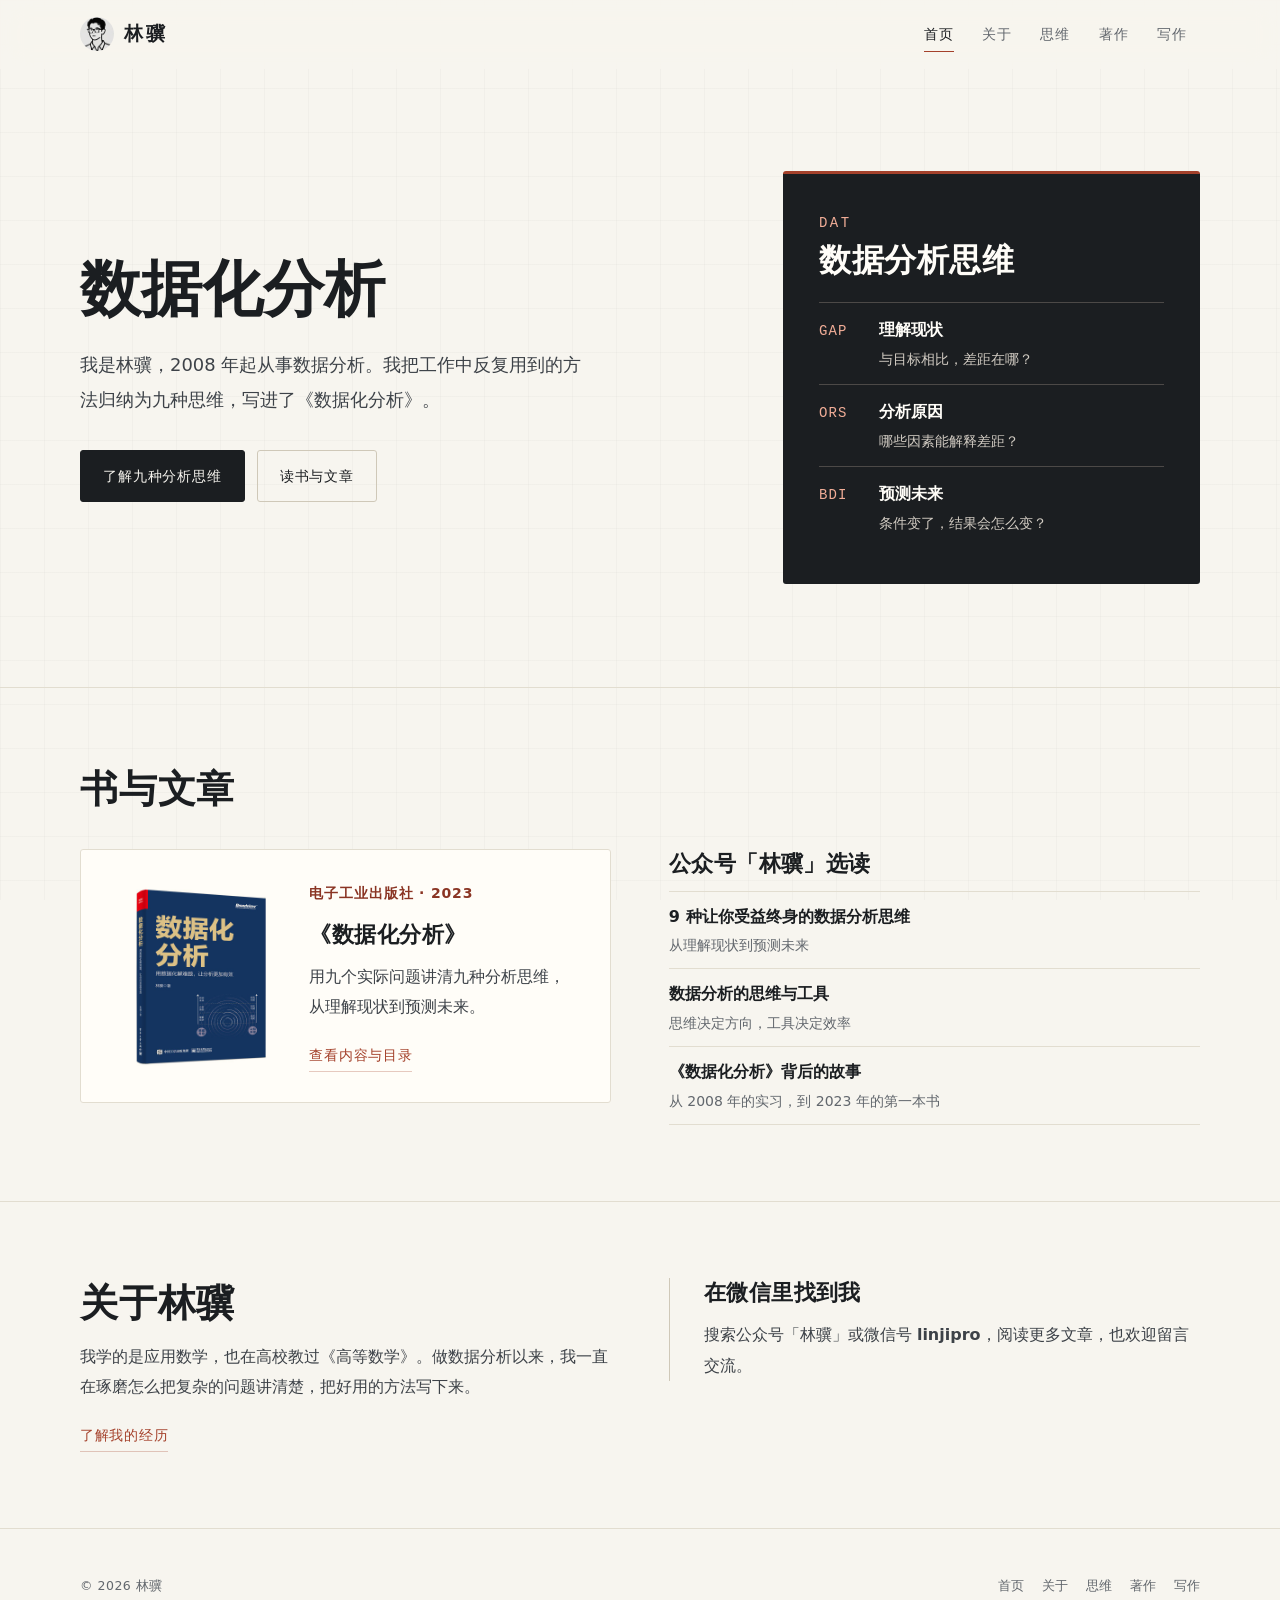
<file: index.html>
<!doctype html>
<html lang="zh-CN">
  <head>
    <meta charset="UTF-8" />
    <meta name="viewport" content="width=device-width, initial-scale=1" />
    <title>林骥</title>
    <meta
      name="description"
      content="林骥，2008 年起从事数据分析，《数据化分析》作者。了解九种数据分析思维，阅读公众号精选文章。"
    />
    <meta name="author" content="林骥" />
    <link rel="canonical" href="https://linji.tech/" />
    <link rel="icon" href="assets/img/favicon.svg" type="image/svg+xml" />
    <meta property="og:type" content="website" />
    <meta property="og:site_name" content="林骥" />
    <meta property="og:title" content="林骥" />
    <meta property="og:description" content="九种数据分析思维、《数据化分析》与公众号「林骥」精选文章。" />
    <meta property="og:url" content="https://linji.tech/" />
    <meta name="theme-color" content="#f7f5ef" />
    <link rel="stylesheet" href="assets/css/style.css" />
  </head>
  <body>
    <a class="skip-link" href="#main">跳到正文</a>

    <header class="site-header">
      <div class="wrap header-inner">
        <a class="brand" href="index.html">
          <img class="brand-avatar" src="assets/img/avatar.jpg" width="34" height="34" alt="" />
          <span class="brand-name">林骥</span>
        </a>
        <button
          class="nav-toggle"
          aria-expanded="false"
          aria-controls="site-nav"
          aria-label="打开导航"
        >
          <span></span><span></span>
        </button>
        <nav class="nav" id="site-nav">
          <a href="index.html" aria-current="page">首页</a>
          <a href="about.html">关于</a>
          <a href="thinking.html">思维</a>
          <a href="book.html">著作</a>
          <a href="writing.html">写作</a>
        </nav>
      </div>
    </header>

    <main id="main">
      <section class="home-hero wrap" aria-labelledby="home-title">
        <div class="home-intro">
          <h1 id="home-title">数据化分析</h1>
          <p class="lead">
            我是林骥，2008 年起从事数据分析。我把工作中反复用到的方法归纳为九种思维，写进了《数据化分析》。
          </p>
          <div class="btn-row">
            <a class="btn" href="thinking.html">了解九种分析思维</a>
            <a class="btn btn-ghost" href="#featured">读书与文章</a>
          </div>
        </div>

        <section class="home-framework" aria-labelledby="framework-title">
          <p class="framework-code">DAT</p>
          <h2 id="framework-title">数据分析思维</h2>
          <ul class="framework-links">
            <li>
              <a href="thinking.html#gap">
                <span class="framework-step">GAP</span>
                <span><strong>理解现状</strong><small>与目标相比，差距在哪？</small></span>
              </a>
            </li>
            <li>
              <a href="thinking.html#ors">
                <span class="framework-step">ORS</span>
                <span><strong>分析原因</strong><small>哪些因素能解释差距？</small></span>
              </a>
            </li>
            <li>
              <a href="thinking.html#bdi">
                <span class="framework-step">BDI</span>
                <span><strong>预测未来</strong><small>条件变了，结果会怎么变？</small></span>
              </a>
            </li>
          </ul>
        </section>
      </section>

      <section class="home-section" id="featured" aria-labelledby="featured-title">
        <div class="wrap">
          <h2 id="featured-title">书与文章</h2>
          <div class="home-featured">
            <article class="home-book">
              <figure class="book-figure">
                <img
                  src="assets/img/book-cover.jpg"
                  width="800"
                  height="800"
                  alt="《数据化分析》封面"
                  loading="lazy"
                  decoding="async"
                />
              </figure>
              <div>
                <p class="home-label">电子工业出版社 · 2023</p>
                <h3>《数据化分析》</h3>
                <p>用九个实际问题讲清九种分析思维，从理解现状到预测未来。</p>
                <a class="text-link" href="book.html">查看内容与目录</a>
              </div>
            </article>

            <section class="home-writing" aria-labelledby="writing-title">
              <h3 id="writing-title">公众号「林骥」选读</h3>
              <ul class="home-articles">
                <li>
                  <a href="https://mp.weixin.qq.com/s?__biz=MzA4ODE2OTIxMw==&amp;mid=2653481030&amp;idx=1&amp;sn=abb43578e5634de6197bb441fad01c72#rd">
                    <strong>9 种让你受益终身的数据分析思维</strong>
                    <span>从理解现状到预测未来</span>
                  </a>
                </li>
                <li>
                  <a href="https://mp.weixin.qq.com/s?__biz=MzA4ODE2OTIxMw==&amp;mid=2653474057&amp;idx=1&amp;sn=b5749ba9434f4a0671ac2f2038ee9445#rd">
                    <strong>数据分析的思维与工具</strong>
                    <span>思维决定方向，工具决定效率</span>
                  </a>
                </li>
                <li>
                  <a href="https://mp.weixin.qq.com/s?__biz=MzA4ODE2OTIxMw==&amp;mid=2653481526&amp;idx=1&amp;sn=ac2341c2770e87736b1a88d841b0c60a#rd">
                    <strong>《数据化分析》背后的故事</strong>
                    <span>从 2008 年的实习，到 2023 年的第一本书</span>
                  </a>
                </li>
              </ul>
            </section>
          </div>
        </div>
      </section>

      <section class="home-section" aria-labelledby="about-title">
        <div class="wrap home-about">
          <div>
            <h2 id="about-title">关于林骥</h2>
            <p>
              我学的是应用数学，也在高校教过《高等数学》。做数据分析以来，我一直在琢磨怎么把复杂的问题讲清楚，把好用的方法写下来。
            </p>
            <a class="text-link" href="about.html">了解我的经历</a>
          </div>
          <div>
            <h3>在微信里找到我</h3>
            <p>搜索公众号「林骥」或微信号 <strong>linjipro</strong>，阅读更多文章，也欢迎留言交流。</p>
          </div>
        </div>
      </section>
    </main>

    <footer class="site-footer">
      <div class="wrap footer-inner">
        <div class="footer-note">© <span id="year">2026</span> 林骥</div>
        <nav class="footer-nav">
          <a href="index.html">首页</a>
          <a href="about.html">关于</a>
          <a href="thinking.html">思维</a>
          <a href="book.html">著作</a>
          <a href="writing.html">写作</a>
        </nav>
      </div>
    </footer>

    <script src="assets/js/main.js"></script>
  </body>
</html>
</file>
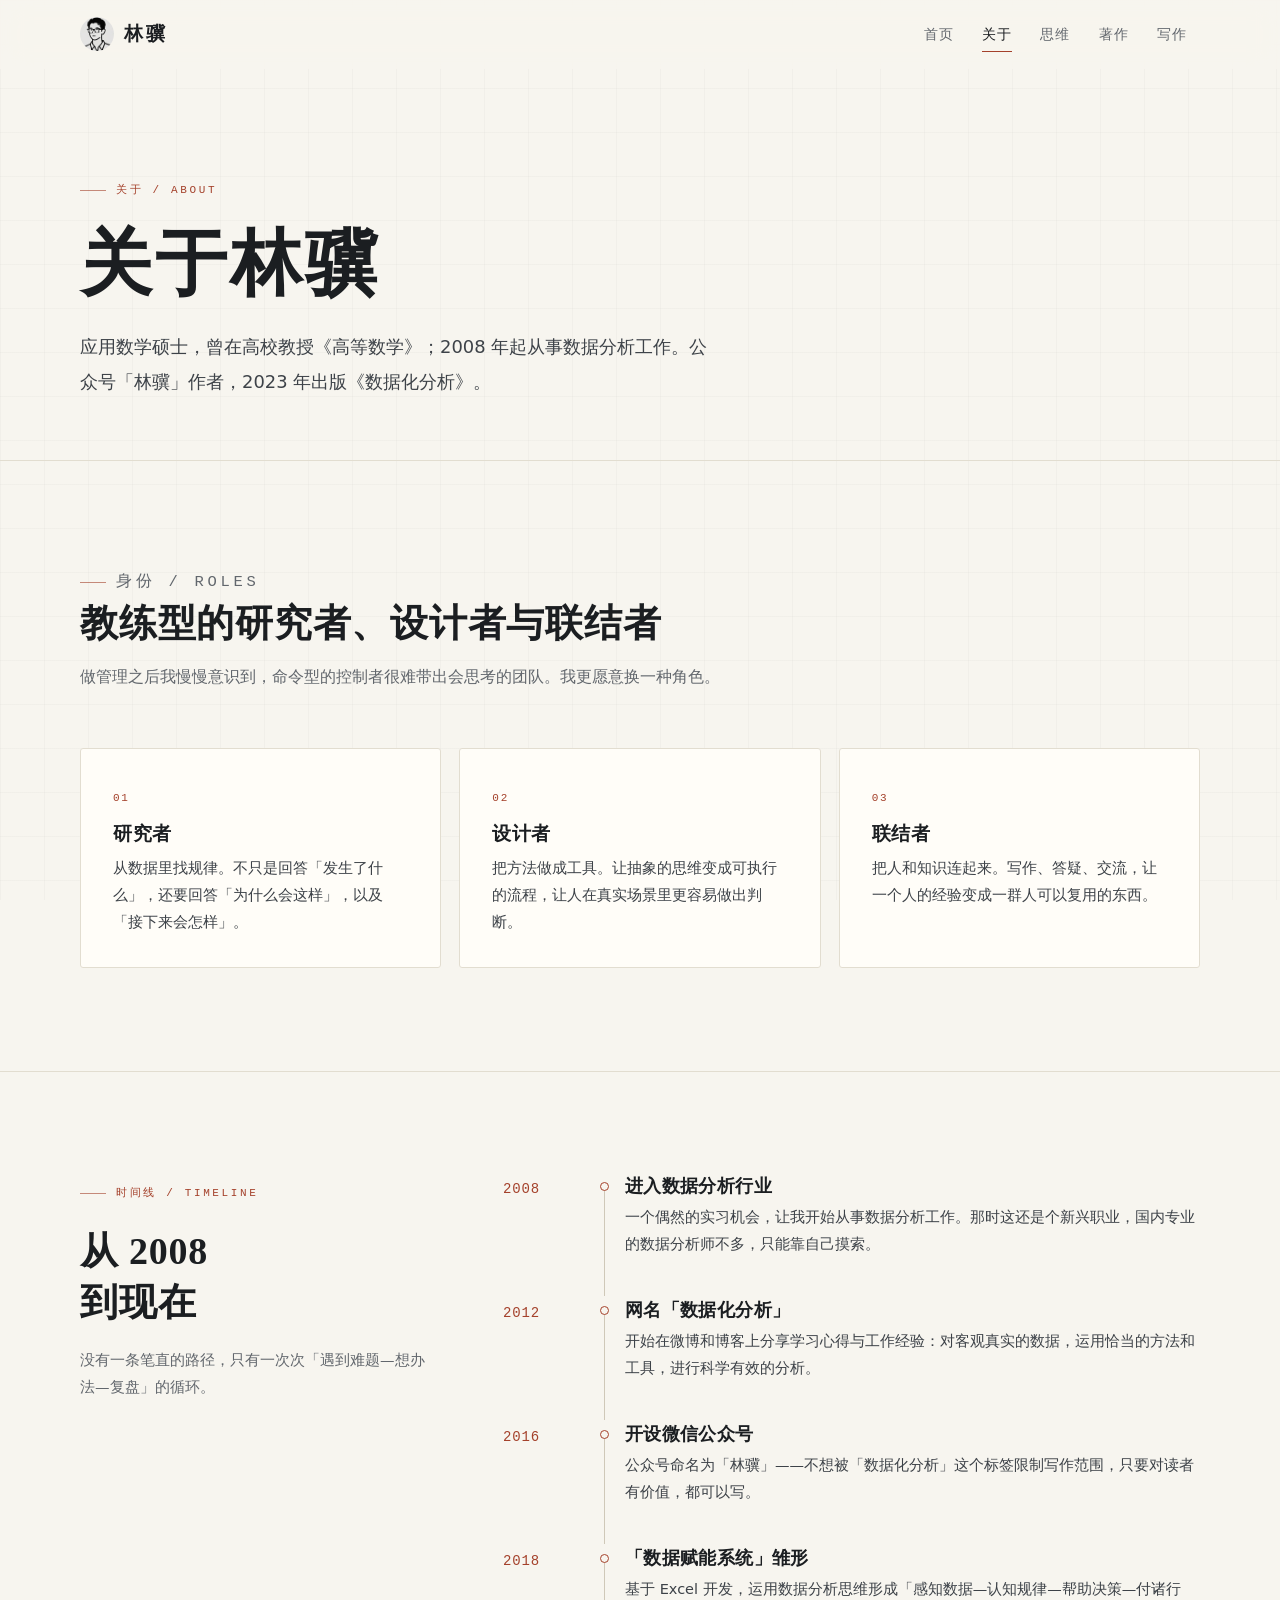
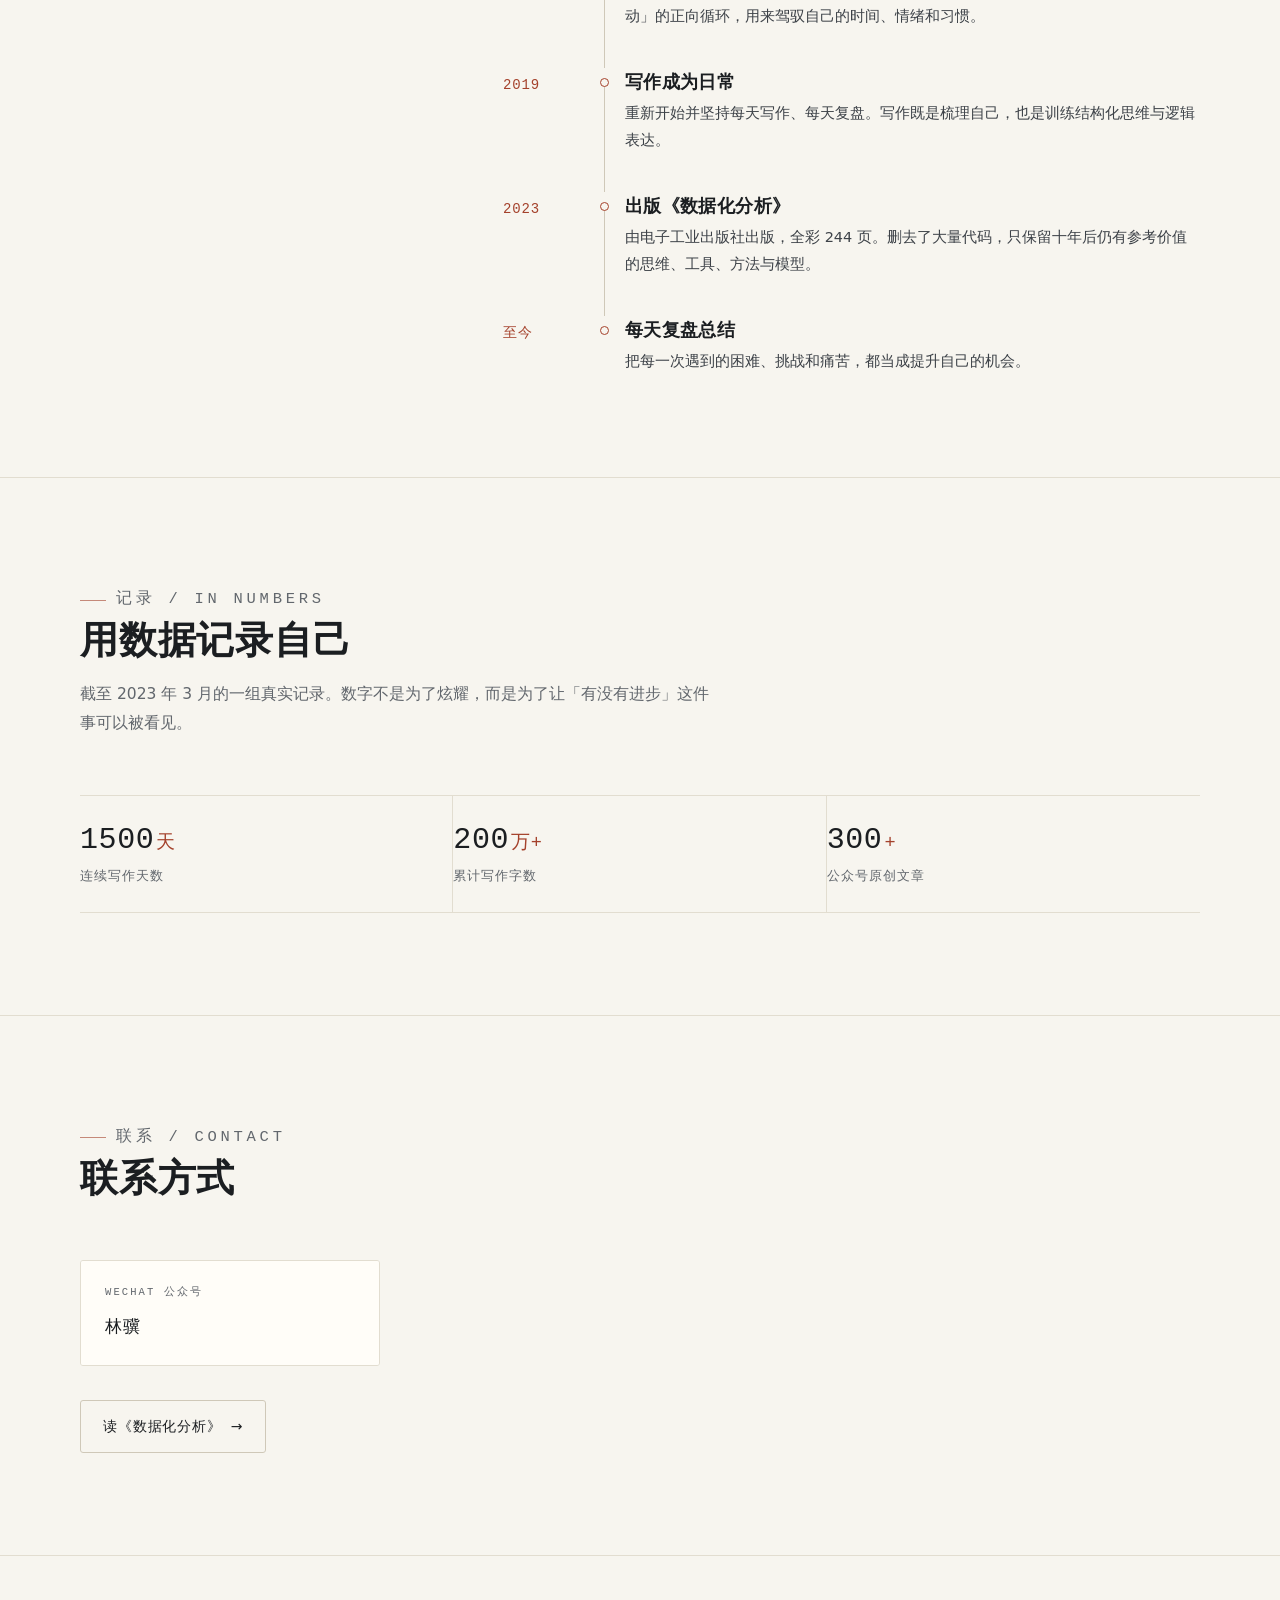
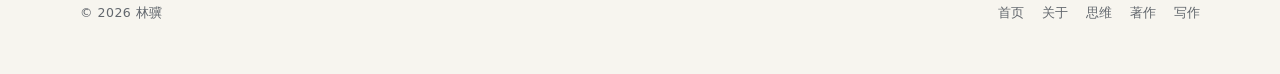
<file: about.html>
<!doctype html>
<html lang="zh-CN">
  <head>
    <meta charset="UTF-8" />
    <meta name="viewport" content="width=device-width, initial-scale=1" />
    <title>林骥</title>
    <meta
      name="description"
      content="林骥，应用数学硕士，曾在高校教授《高等数学》，2008 年起从事数据分析。公众号「林骥」作者，《数据化分析》一书作者。"
    />
    <link rel="canonical" href="https://linji.tech/about.html" />
    <link rel="icon" href="assets/img/favicon.svg" type="image/svg+xml" />
    <meta property="og:type" content="profile" />
    <meta property="og:title" content="林骥" />
    <meta
      property="og:description"
      content="在不确定里寻找规律：一条从 2008 年走到今天的时间线。"
    />
    <meta property="og:url" content="https://linji.tech/about.html" />
    <meta name="theme-color" content="#f7f5ef" />
    <link rel="stylesheet" href="assets/css/style.css" />
  </head>
  <body>
    <a class="skip-link" href="#main">跳到正文</a>

    <header class="site-header">
      <div class="wrap header-inner">
        <a class="brand" href="index.html">
          <img class="brand-avatar" src="assets/img/avatar.jpg" width="34" height="34" alt="" />
          <span class="brand-name">林骥</span>
        </a>
        <button
          class="nav-toggle"
          aria-expanded="false"
          aria-controls="site-nav"
          aria-label="打开导航"
        >
          <span></span><span></span>
        </button>
        <nav class="nav" id="site-nav">
          <a href="index.html">首页</a>
          <a href="about.html" aria-current="page">关于</a>
          <a href="thinking.html">思维</a>
          <a href="book.html">著作</a>
          <a href="writing.html">写作</a>
        </nav>
      </div>
    </header>

    <main id="main">
      <section class="hero" style="padding-bottom: clamp(36px, 5vw, 60px)">
        <div class="wrap">
          <p class="eyebrow reveal">关于 / About</p>
          <h1
            class="reveal"
            style="font-size: clamp(40px, 6.4vw, 72px); line-height: 1.15; margin-bottom: 24px"
          >
            关于林骥
          </h1>
          <p class="lead reveal" data-delay="80">
            应用数学硕士，曾在高校教授《高等数学》；2008
            年起从事数据分析工作。公众号「林骥」作者，2023 年出版《数据化分析》。
          </p>
        </div>
      </section>

      <!-- 三个身份 -->
      <section class="section" style="border-top: 1px solid var(--line)">
        <div class="wrap">
          <div class="section-head reveal">
            <p class="eyebrow">身份 / Roles</p>
            <h2>教练型的研究者、设计者与联结者</h2>
            <p>做管理之后我慢慢意识到，命令型的控制者很难带出会思考的团队。我更愿意换一种角色。</p>
          </div>

          <div class="grid-3">
            <div class="card reveal">
              <span class="num-tag">01</span>
              <h3 class="card-title">研究者</h3>
              <p>
                从数据里找规律。不只是回答「发生了什么」，还要回答「为什么会这样」，以及「接下来会怎样」。
              </p>
            </div>
            <div class="card reveal" data-delay="80">
              <span class="num-tag">02</span>
              <h3 class="card-title">设计者</h3>
              <p>把方法做成工具。让抽象的思维变成可执行的流程，让人在真实场景里更容易做出判断。</p>
            </div>
            <div class="card reveal" data-delay="160">
              <span class="num-tag">03</span>
              <h3 class="card-title">联结者</h3>
              <p>把人和知识连起来。写作、答疑、交流，让一个人的经验变成一群人可以复用的东西。</p>
            </div>
          </div>
        </div>
      </section>

      <!-- 时间线 -->
      <section class="section">
        <div class="wrap split">
          <div class="sticky-col reveal">
            <p class="eyebrow">时间线 / Timeline</p>
            <h2>从 2008<br />到现在</h2>
            <p style="margin-top: 18px; color: var(--muted); font-size: 14.5px">
              没有一条笔直的路径，只有一次次「遇到难题—想办法—复盘」的循环。
            </p>
          </div>

          <div class="reveal" data-delay="80">
            <ol class="tl">
              <li>
                <span class="tl-year">2008</span>
                <div class="tl-body">
                  <h3>进入数据分析行业</h3>
                  <p>
                    一个偶然的实习机会，让我开始从事数据分析工作。那时这还是个新兴职业，国内专业的数据分析师不多，只能靠自己摸索。
                  </p>
                </div>
              </li>
              <li>
                <span class="tl-year">2012</span>
                <div class="tl-body">
                  <h3>网名「数据化分析」</h3>
                  <p>
                    开始在微博和博客上分享学习心得与工作经验：对客观真实的数据，运用恰当的方法和工具，进行科学有效的分析。
                  </p>
                </div>
              </li>
              <li>
                <span class="tl-year">2016</span>
                <div class="tl-body">
                  <h3>开设微信公众号</h3>
                  <p>
                    公众号命名为「林骥」——不想被「数据化分析」这个标签限制写作范围，只要对读者有价值，都可以写。
                  </p>
                </div>
              </li>
              <li>
                <span class="tl-year">2018</span>
                <div class="tl-body">
                  <h3>「数据赋能系统」雏形</h3>
                  <p>
                    基于 Excel
                    开发，运用数据分析思维形成「感知数据—认知规律—帮助决策—付诸行动」的正向循环，用来驾驭自己的时间、情绪和习惯。
                  </p>
                </div>
              </li>
              <li>
                <span class="tl-year">2019</span>
                <div class="tl-body">
                  <h3>写作成为日常</h3>
                  <p>
                    重新开始并坚持每天写作、每天复盘。写作既是梳理自己，也是训练结构化思维与逻辑表达。
                  </p>
                </div>
              </li>
              <li>
                <span class="tl-year">2023</span>
                <div class="tl-body">
                  <h3>出版《数据化分析》</h3>
                  <p>
                    由电子工业出版社出版，全彩 244
                    页。删去了大量代码，只保留十年后仍有参考价值的思维、工具、方法与模型。
                  </p>
                </div>
              </li>
              <li>
                <span class="tl-year">至今</span>
                <div class="tl-body">
                  <h3>每天复盘总结</h3>
                  <p>把每一次遇到的困难、挑战和痛苦，都当成提升自己的机会。</p>
                </div>
              </li>
            </ol>
          </div>
        </div>
      </section>

      <!-- 数字 -->
      <section class="section">
        <div class="wrap">
          <div class="section-head reveal">
            <p class="eyebrow">记录 / In numbers</p>
            <h2>用数据记录自己</h2>
            <p>
              截至 2023 年 3
              月的一组真实记录。数字不是为了炫耀，而是为了让「有没有进步」这件事可以被看见。
            </p>
          </div>

          <div class="stats stats-3 reveal" style="margin-top: 0">
            <div class="stat">
              <span class="stat-num">1500<span class="unit">天</span></span>
              <span class="stat-label">连续写作天数</span>
            </div>
            <div class="stat">
              <span class="stat-num">200<span class="unit">万+</span></span>
              <span class="stat-label">累计写作字数</span>
            </div>
            <div class="stat">
              <span class="stat-num">300<span class="unit">+</span></span>
              <span class="stat-label">公众号原创文章</span>
            </div>
          </div>
        </div>
      </section>

      <!-- 联系 -->
      <section class="section">
        <div class="wrap">
          <div class="section-head reveal">
            <p class="eyebrow">联系 / Contact</p>
            <h2>联系方式</h2>
          </div>

          <dl class="contact-grid contact-grid-single reveal" style="margin: 0">
            <div class="contact-cell">
              <dt>WeChat 公众号</dt>
              <dd>林骥</dd>
            </div>
          </dl>

          <p style="margin-top: 34px">
            <a class="btn btn-ghost" href="book.html"
              >读《数据化分析》 <span class="arrow" aria-hidden="true">→</span></a
            >
          </p>
        </div>
      </section>
    </main>

    <footer class="site-footer">
      <div class="wrap footer-inner">
        <div class="footer-note">© <span id="year">2026</span> 林骥</div>
        <nav class="footer-nav">
          <a href="index.html">首页</a>
          <a href="about.html">关于</a>
          <a href="thinking.html">思维</a>
          <a href="book.html">著作</a>
          <a href="writing.html">写作</a>
        </nav>
      </div>
    </footer>

    <script src="assets/js/main.js"></script>
  </body>
</html>
</file>
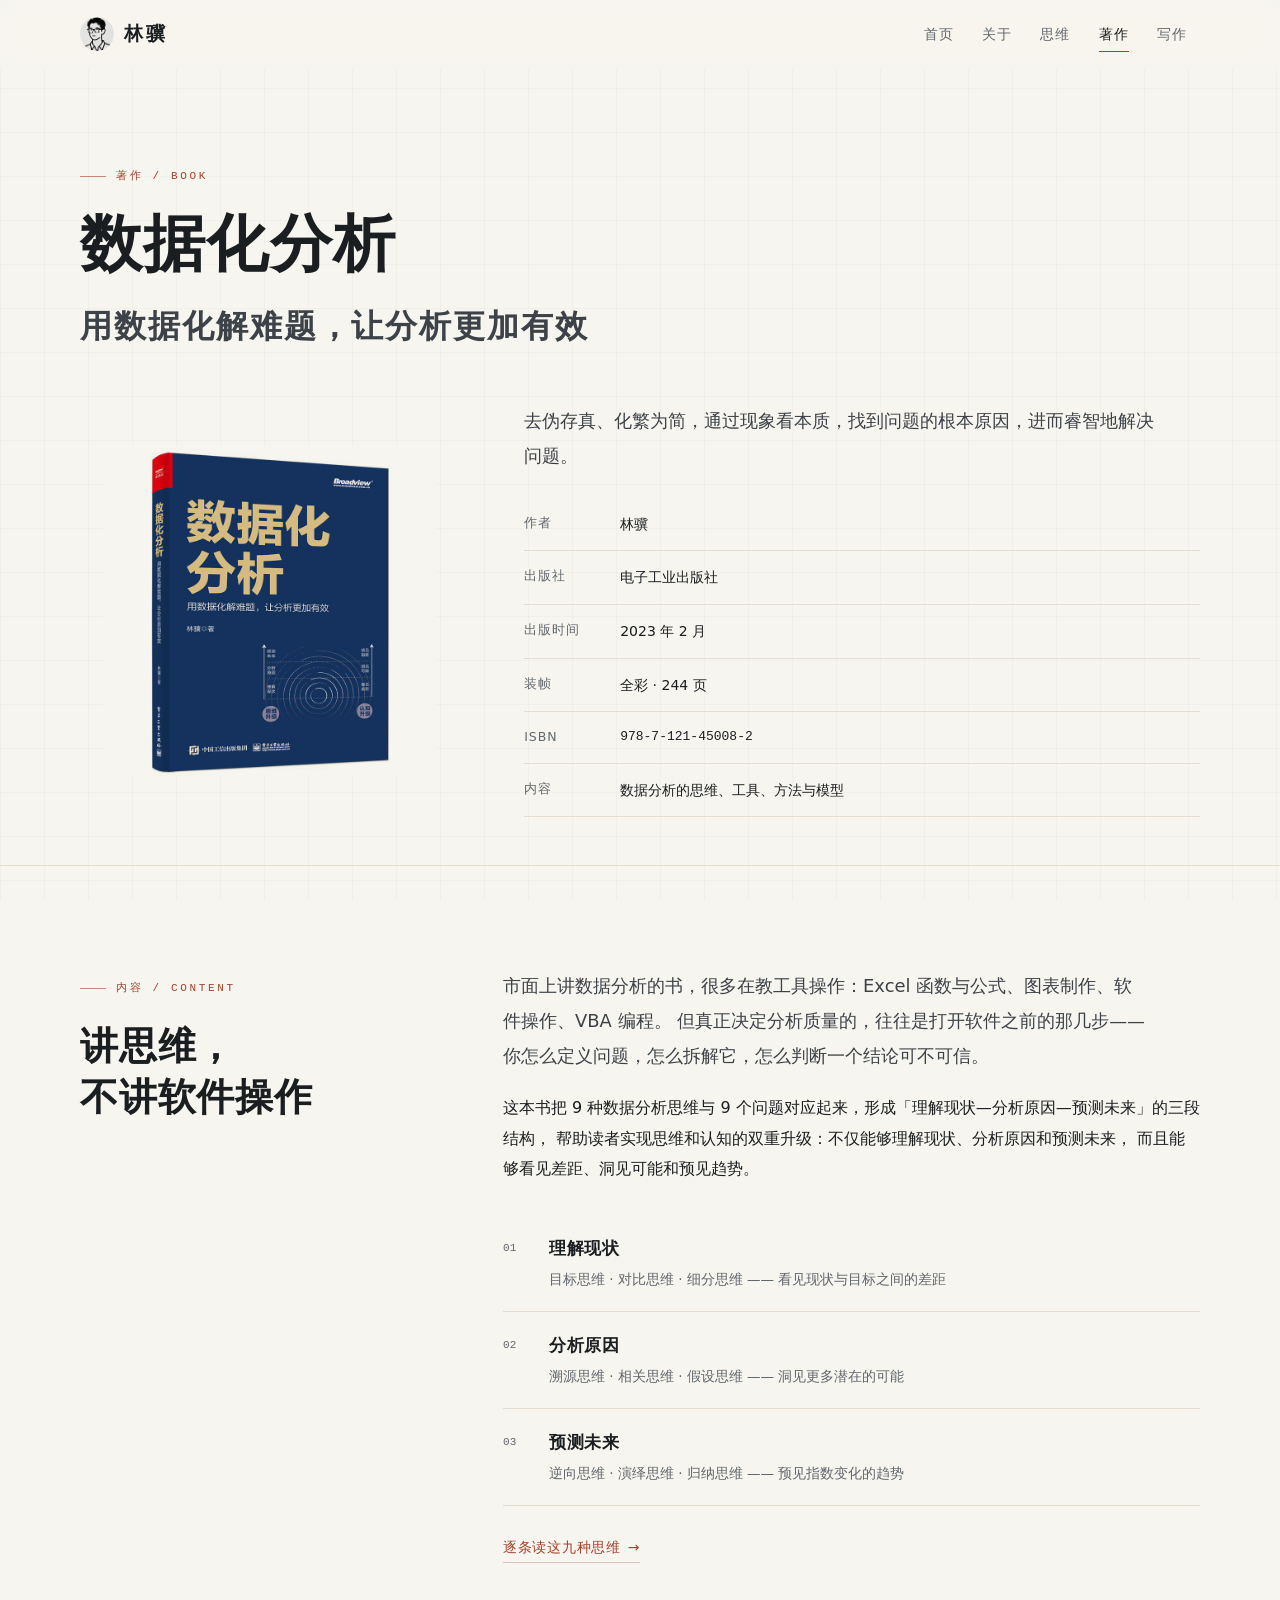
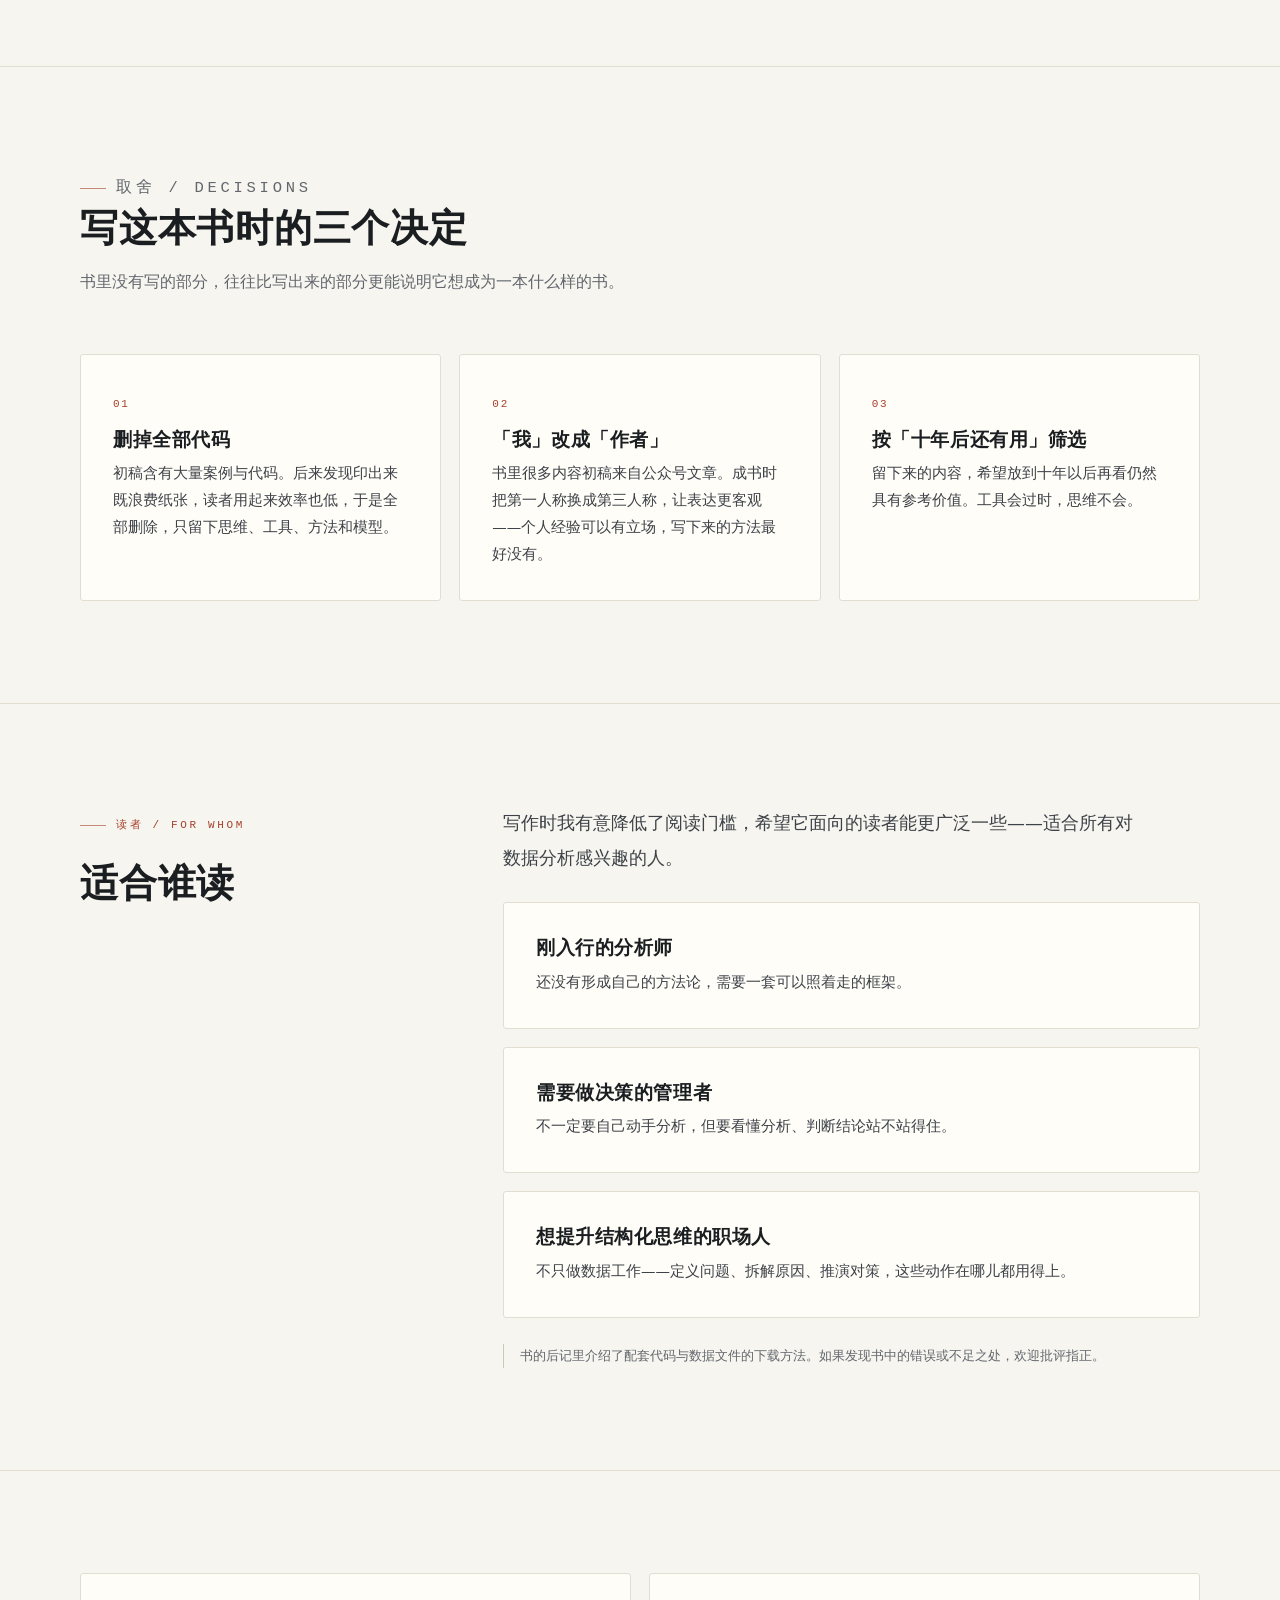
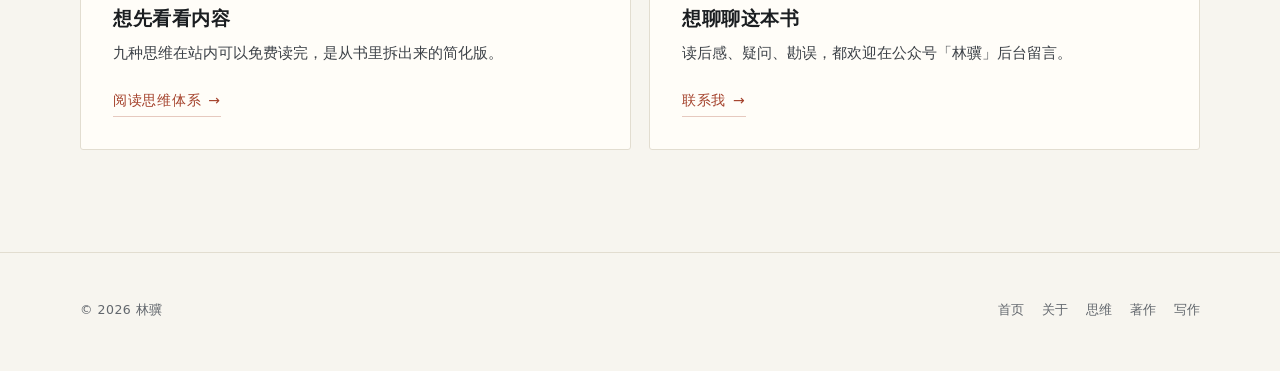
<file: book.html>
<!doctype html>
<html lang="zh-CN">
  <head>
    <meta charset="UTF-8" />
    <meta name="viewport" content="width=device-width, initial-scale=1" />
    <title>林骥</title>
    <meta
      name="description"
      content="《数据化分析：用数据化解难题，让分析更加有效》，林骥著，电子工业出版社 2023 年 2 月出版，全彩 244 页，ISBN 978-7-121-45008-2。"
    />
    <link rel="canonical" href="https://linji.tech/book.html" />
    <link rel="icon" href="assets/img/favicon.svg" type="image/svg+xml" />
    <meta property="og:type" content="book" />
    <meta property="og:title" content="林骥" />
    <meta property="og:description" content="用数据化解难题，让分析更加有效。" />
    <meta property="og:url" content="https://linji.tech/book.html" />
    <meta name="theme-color" content="#f7f5ef" />
    <link rel="stylesheet" href="assets/css/style.css" />
  </head>
  <body>
    <a class="skip-link" href="#main">跳到正文</a>

    <header class="site-header">
      <div class="wrap header-inner">
        <a class="brand" href="index.html">
          <img class="brand-avatar" src="assets/img/avatar.jpg" width="34" height="34" alt="" />
          <span class="brand-name">林骥</span>
        </a>
        <button
          class="nav-toggle"
          aria-expanded="false"
          aria-controls="site-nav"
          aria-label="打开导航"
        >
          <span></span><span></span>
        </button>
        <nav class="nav" id="site-nav">
          <a href="index.html">首页</a>
          <a href="about.html">关于</a>
          <a href="thinking.html">思维</a>
          <a href="book.html" aria-current="page">著作</a>
          <a href="writing.html">写作</a>
        </nav>
      </div>
    </header>

    <main id="main">
      <section class="page-head">
        <div class="wrap">
          <p class="eyebrow reveal">著作 / Book</p>
          <h1 class="reveal">
            数据化分析<br />
            <span style="font-size: 0.52em; color: var(--ink-2); letter-spacing: 0.06em"
              >用数据化解难题，让分析更加有效</span
            >
          </h1>

          <div class="book-wrap" style="margin-top: clamp(32px, 4vw, 52px)">
            <figure class="book-figure">
              <img
                src="assets/img/book-cover.jpg"
                width="800"
                height="800"
                alt="《数据化分析：用数据化解难题，让分析更加有效》封面"
              />
            </figure>

            <div class="reveal" data-delay="100">
              <p class="lead" style="margin-bottom: 24px">
                去伪存真、化繁为简，通过现象看本质，找到问题的根本原因，进而睿智地解决问题。
              </p>
              <table class="spec">
                <tr>
                  <th>作者</th>
                  <td>林骥</td>
                </tr>
                <tr>
                  <th>出版社</th>
                  <td>电子工业出版社</td>
                </tr>
                <tr>
                  <th>出版时间</th>
                  <td>2023 年 2 月</td>
                </tr>
                <tr>
                  <th>装帧</th>
                  <td>全彩 · 244 页</td>
                </tr>
                <tr>
                  <th>ISBN</th>
                  <td class="mono" style="font-size: 13px">978-7-121-45008-2</td>
                </tr>
                <tr>
                  <th>内容</th>
                  <td>数据分析的思维、工具、方法与模型</td>
                </tr>
              </table>
            </div>
          </div>
        </div>
      </section>

      <!-- 讲什么 -->
      <section class="section">
        <div class="wrap split">
          <div class="sticky-col reveal">
            <p class="eyebrow">内容 / Content</p>
            <h2>讲思维，<br />不讲软件操作</h2>
          </div>
          <div class="reveal" data-delay="80">
            <p class="lead">
              市面上讲数据分析的书，很多在教工具操作：Excel 函数与公式、图表制作、软件操作、VBA
              编程。
              但真正决定分析质量的，往往是打开软件之前的那几步——你怎么定义问题，怎么拆解它，怎么判断一个结论可不可信。
            </p>
            <p>
              这本书把 9 种数据分析思维与 9
              个问题对应起来，形成「理解现状—分析原因—预测未来」的三段结构，
              帮助读者实现思维和认知的双重升级：不仅能够理解现状、分析原因和预测未来，
              而且能够看见差距、洞见可能和预见趋势。
            </p>

            <ol class="toc" style="margin-top: 30px">
              <li>
                <div>
                  <b>理解现状</b>
                  <span>目标思维 · 对比思维 · 细分思维 —— 看见现状与目标之间的差距</span>
                </div>
              </li>
              <li>
                <div>
                  <b>分析原因</b>
                  <span>溯源思维 · 相关思维 · 假设思维 —— 洞见更多潜在的可能</span>
                </div>
              </li>
              <li>
                <div>
                  <b>预测未来</b>
                  <span>逆向思维 · 演绎思维 · 归纳思维 —— 预见指数变化的趋势</span>
                </div>
              </li>
            </ol>

            <p style="margin-top: 26px">
              <a class="text-link" href="thinking.html"
                >逐条读这九种思维 <span aria-hidden="true">→</span></a
              >
            </p>
          </div>
        </div>
      </section>

      <!-- 三个取舍 -->
      <section class="section">
        <div class="wrap">
          <div class="section-head reveal">
            <p class="eyebrow">取舍 / Decisions</p>
            <h2>写这本书时的三个决定</h2>
            <p>书里没有写的部分，往往比写出来的部分更能说明它想成为一本什么样的书。</p>
          </div>

          <div class="grid-3">
            <div class="card reveal">
              <span class="num-tag">01</span>
              <h3 class="card-title">删掉全部代码</h3>
              <p>
                初稿含有大量案例与代码。后来发现印出来既浪费纸张，读者用起来效率也低，于是全部删除，只留下思维、工具、方法和模型。
              </p>
            </div>
            <div class="card reveal" data-delay="80">
              <span class="num-tag">02</span>
              <h3 class="card-title">「我」改成「作者」</h3>
              <p>
                书里很多内容初稿来自公众号文章。成书时把第一人称换成第三人称，让表达更客观——个人经验可以有立场，写下来的方法最好没有。
              </p>
            </div>
            <div class="card reveal" data-delay="160">
              <span class="num-tag">03</span>
              <h3 class="card-title">按「十年后还有用」筛选</h3>
              <p>留下来的内容，希望放到十年以后再看仍然具有参考价值。工具会过时，思维不会。</p>
            </div>
          </div>
        </div>
      </section>

      <!-- 适合谁 -->
      <section class="section">
        <div class="wrap split">
          <div class="sticky-col reveal">
            <p class="eyebrow">读者 / For whom</p>
            <h2>适合谁读</h2>
          </div>
          <div class="reveal" data-delay="80">
            <p class="lead">
              写作时我有意降低了阅读门槛，希望它面向的读者能更广泛一些——适合所有对数据分析感兴趣的人。
            </p>
            <div class="stack" style="margin-top: 26px">
              <div class="card">
                <h3 class="card-title">刚入行的分析师</h3>
                <p>还没有形成自己的方法论，需要一套可以照着走的框架。</p>
              </div>
              <div class="card">
                <h3 class="card-title">需要做决策的管理者</h3>
                <p>不一定要自己动手分析，但要看懂分析、判断结论站不站得住。</p>
              </div>
              <div class="card">
                <h3 class="card-title">想提升结构化思维的职场人</h3>
                <p>不只做数据工作——定义问题、拆解原因、推演对策，这些动作在哪儿都用得上。</p>
              </div>
            </div>
            <p class="note" style="margin-top: 26px">
              书的后记里介绍了配套代码与数据文件的下载方法。如果发现书中的错误或不足之处，欢迎批评指正。
            </p>
          </div>
        </div>
      </section>

      <section class="section">
        <div class="wrap">
          <div class="grid-2">
            <div class="card reveal">
              <h3 class="card-title">想先看看内容</h3>
              <p style="margin-bottom: 18px">
                九种思维在站内可以免费读完，是从书里拆出来的简化版。
              </p>
              <a class="text-link" href="thinking.html"
                >阅读思维体系 <span aria-hidden="true">→</span></a
              >
            </div>
            <div class="card reveal" data-delay="80">
              <h3 class="card-title">想聊聊这本书</h3>
              <p style="margin-bottom: 18px">
                读后感、疑问、勘误，都欢迎在公众号「林骥」后台留言。
              </p>
              <a class="text-link" href="about.html#main"
                >联系我 <span aria-hidden="true">→</span></a
              >
            </div>
          </div>
        </div>
      </section>
    </main>

    <footer class="site-footer">
      <div class="wrap footer-inner">
        <div class="footer-note">© <span id="year">2026</span> 林骥</div>
        <nav class="footer-nav">
          <a href="index.html">首页</a>
          <a href="about.html">关于</a>
          <a href="thinking.html">思维</a>
          <a href="book.html">著作</a>
          <a href="writing.html">写作</a>
        </nav>
      </div>
    </footer>

    <script src="assets/js/main.js"></script>
  </body>
</html>
</file>
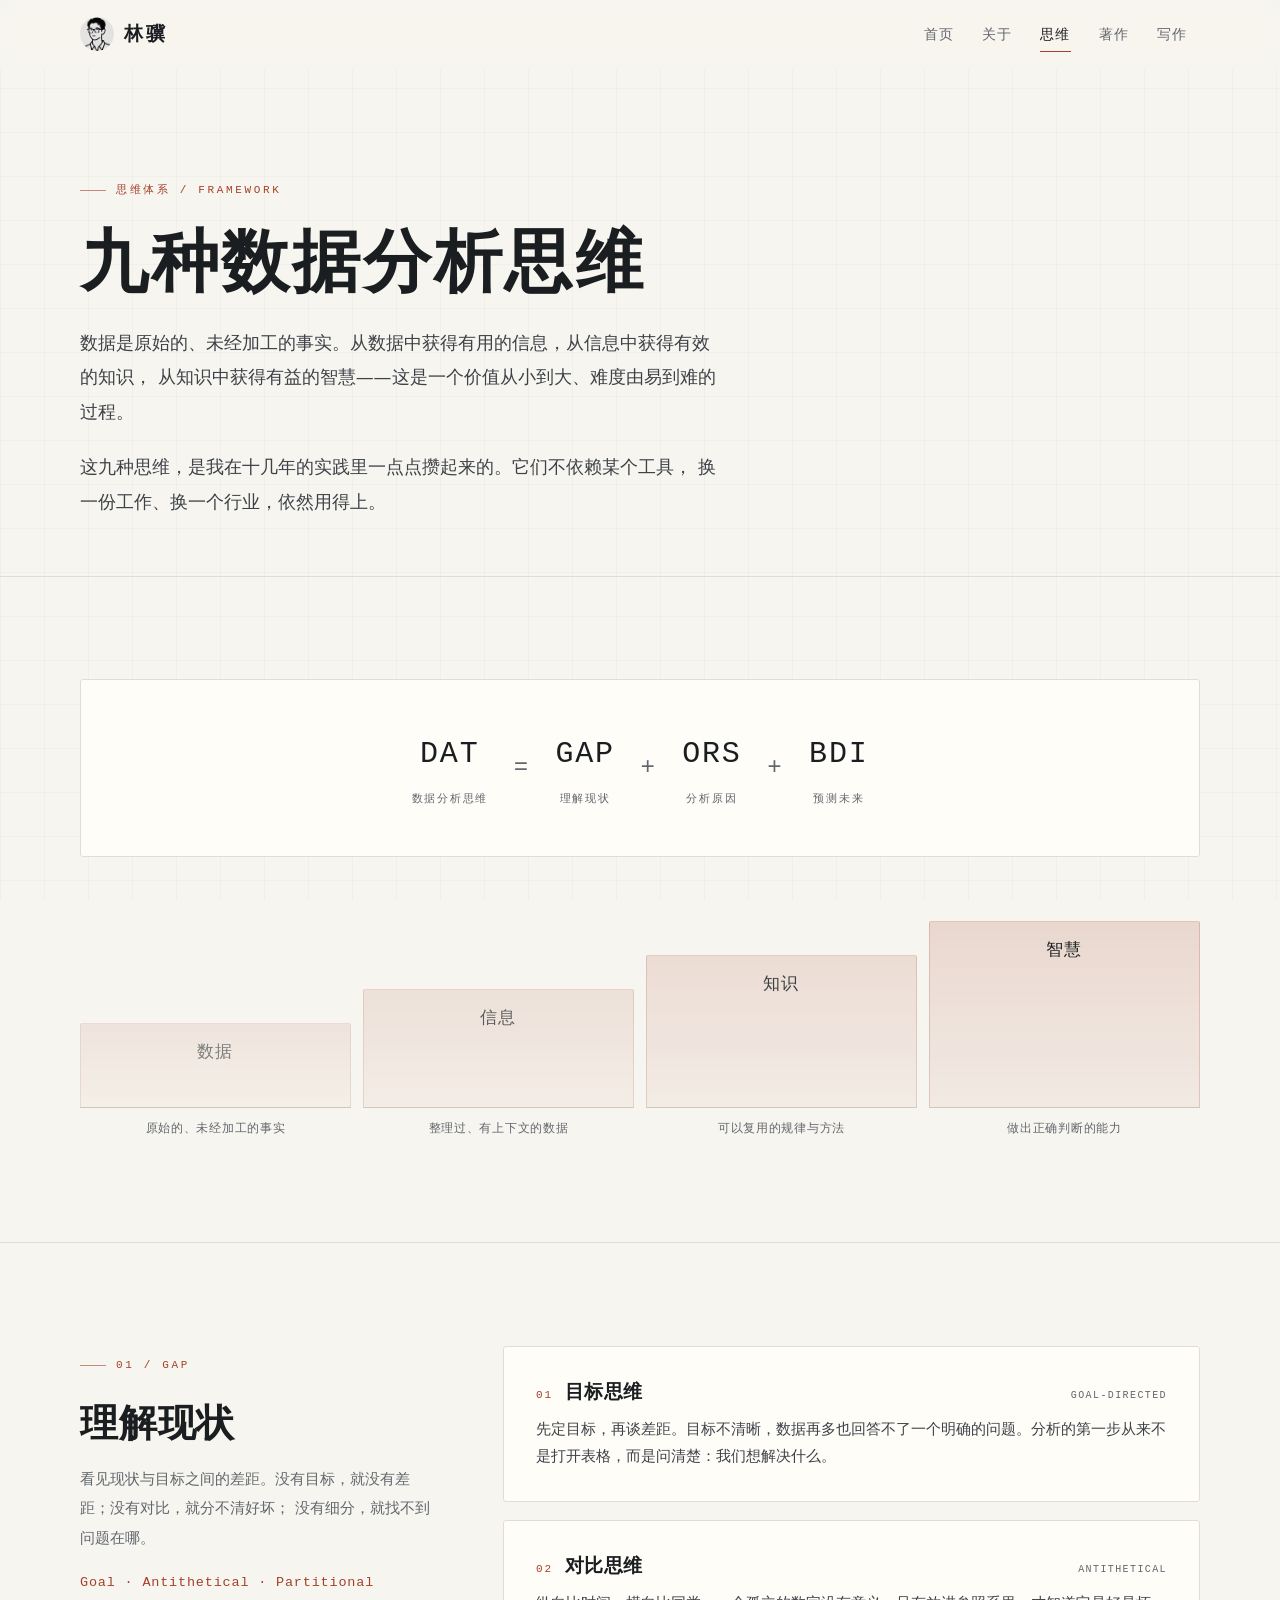
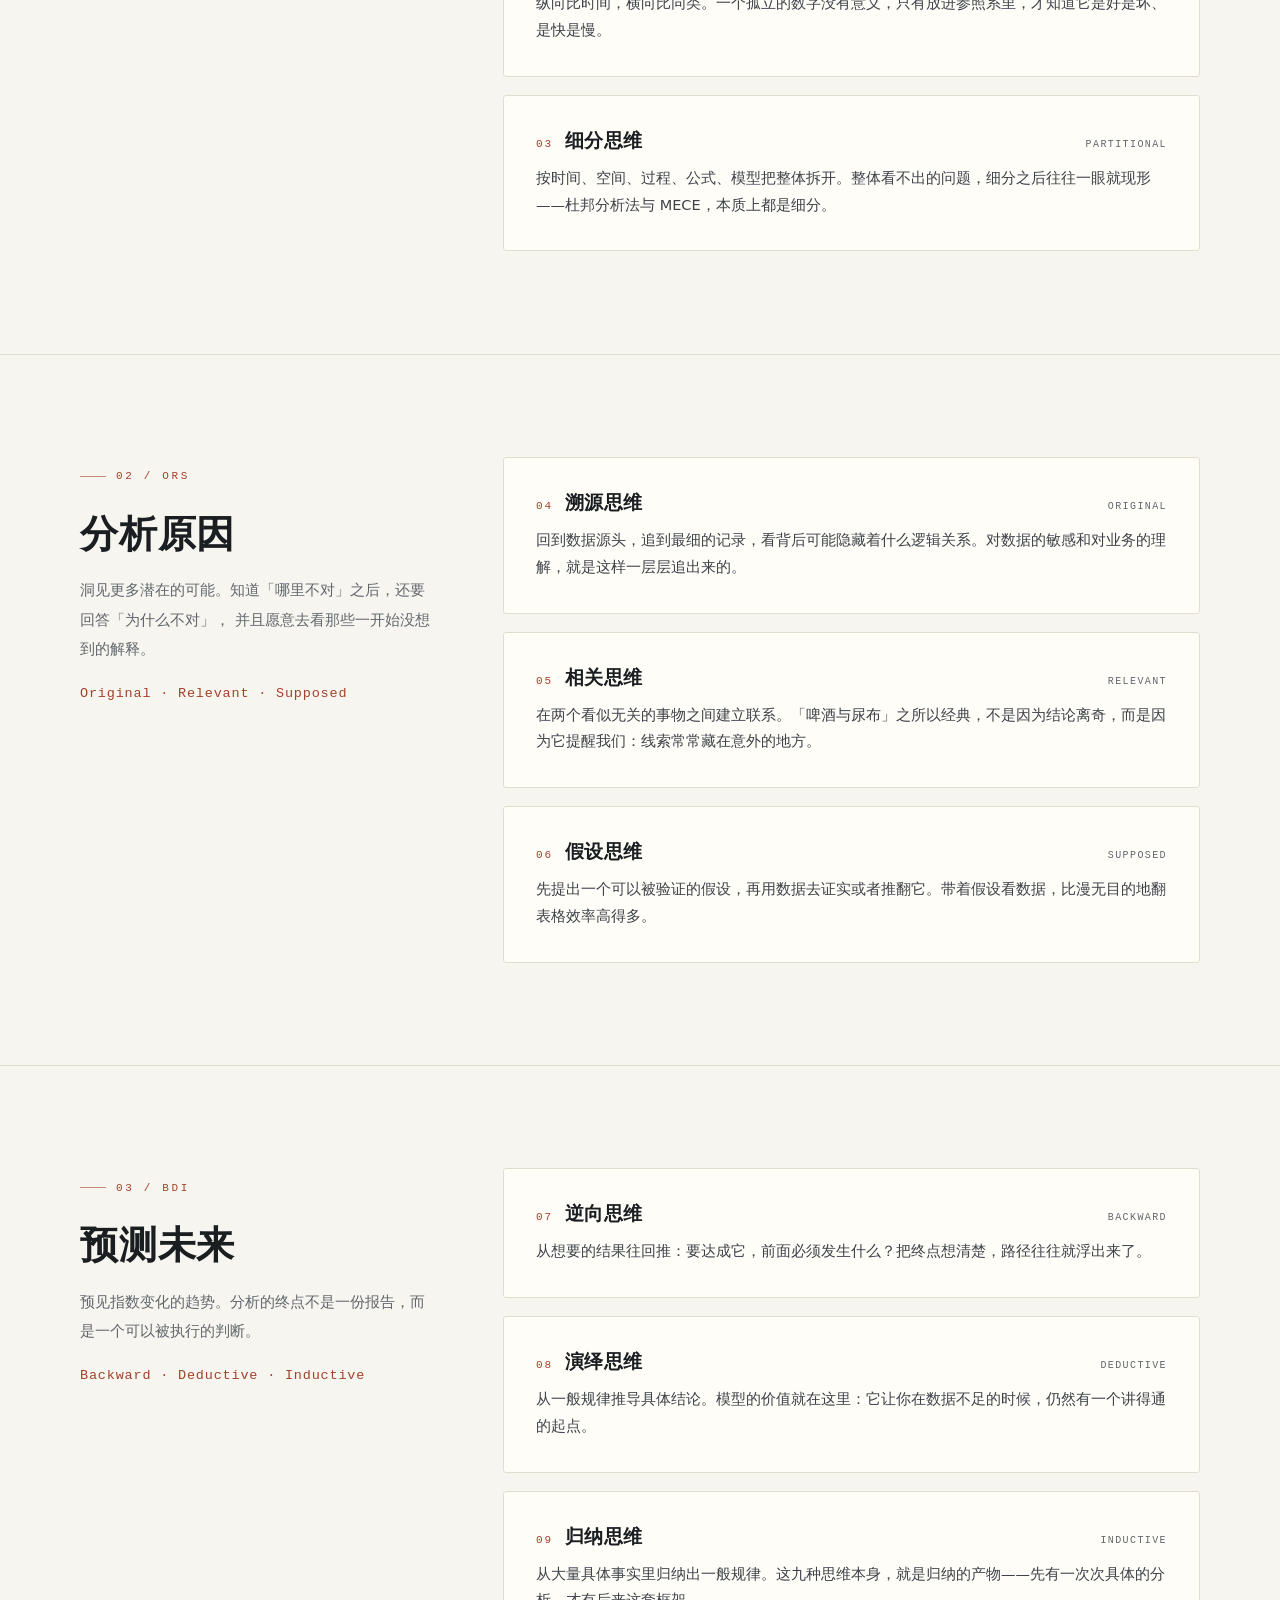
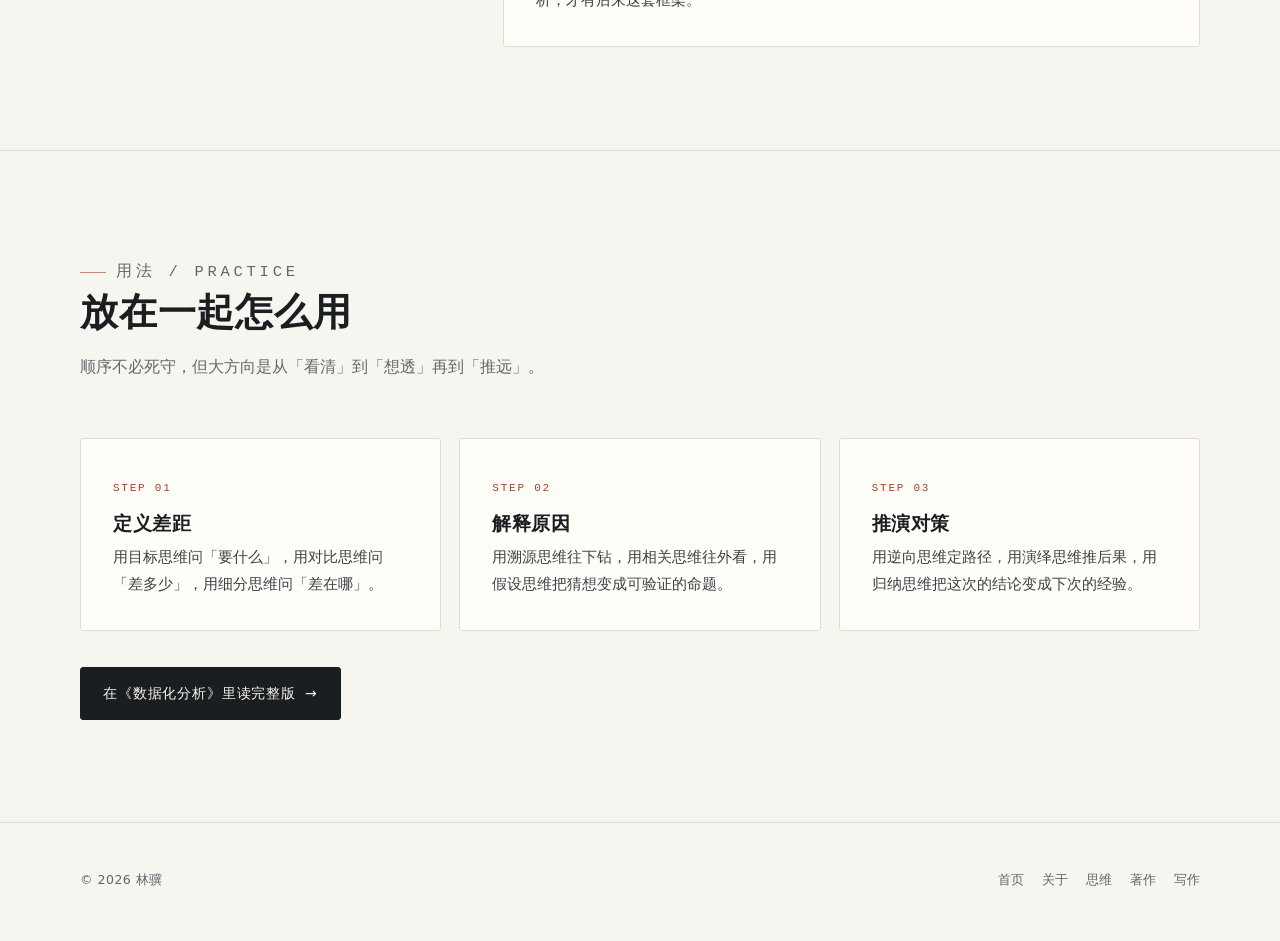
<file: thinking.html>
<!doctype html>
<html lang="zh-CN">
  <head>
    <meta charset="UTF-8" />
    <meta name="viewport" content="width=device-width, initial-scale=1" />
    <title>林骥</title>
    <meta
      name="description"
      content="DAT = GAP + ORS + BDI。林骥总结的 9 种数据分析思维：目标、对比、细分（理解现状）；溯源、相关、假设（分析原因）；逆向、演绎、归纳（预测未来）。"
    />
    <link rel="canonical" href="https://linji.tech/thinking.html" />
    <link rel="icon" href="assets/img/favicon.svg" type="image/svg+xml" />
    <meta property="og:type" content="article" />
    <meta property="og:title" content="林骥" />
    <meta
      property="og:description"
      content="看见差距、洞见可能、预见趋势——一套可以反复使用的思维框架。"
    />
    <meta property="og:url" content="https://linji.tech/thinking.html" />
    <meta name="theme-color" content="#f7f5ef" />
    <link rel="stylesheet" href="assets/css/style.css" />
  </head>
  <body>
    <a class="skip-link" href="#main">跳到正文</a>

    <header class="site-header">
      <div class="wrap header-inner">
        <a class="brand" href="index.html">
          <img class="brand-avatar" src="assets/img/avatar.jpg" width="34" height="34" alt="" />
          <span class="brand-name">林骥</span>
        </a>
        <button
          class="nav-toggle"
          aria-expanded="false"
          aria-controls="site-nav"
          aria-label="打开导航"
        >
          <span></span><span></span>
        </button>
        <nav class="nav" id="site-nav">
          <a href="index.html">首页</a>
          <a href="about.html">关于</a>
          <a href="thinking.html" aria-current="page">思维</a>
          <a href="book.html">著作</a>
          <a href="writing.html">写作</a>
        </nav>
      </div>
    </header>

    <main id="main">
      <section class="hero" style="padding-bottom: clamp(36px, 5vw, 56px)">
        <div class="wrap">
          <p class="eyebrow reveal">思维体系 / Framework</p>
          <h1
            class="reveal"
            style="font-size: clamp(38px, 6vw, 68px); line-height: 1.15; margin-bottom: 24px"
          >
            九种数据分析思维
          </h1>
          <p class="lead reveal" data-delay="80">
            数据是原始的、未经加工的事实。从数据中获得有用的信息，从信息中获得有效的知识，
            从知识中获得有益的智慧——这是一个价值从小到大、难度由易到难的过程。
          </p>
          <p class="lead reveal" data-delay="140" style="margin-top: 18px">
            这九种思维，是我在十几年的实践里一点点攒起来的。它们不依赖某个工具，
            换一份工作、换一个行业，依然用得上。
          </p>
        </div>
      </section>

      <!-- 公式 -->
      <section class="section">
        <div class="wrap">
          <div class="formula reveal">
            <span class="g-term">DAT<em>数据分析思维</em></span>
            <span class="op">=</span>
            <span class="g-term">GAP<em>理解现状</em></span>
            <span class="op">+</span>
            <span class="g-term">ORS<em>分析原因</em></span>
            <span class="op">+</span>
            <span class="g-term">BDI<em>预测未来</em></span>
          </div>

          <div class="ladder reveal" data-delay="100" style="margin-top: clamp(40px, 5vw, 64px)">
            <div class="ladder-step">
              <div class="ladder-bar">数据</div>
              <small>原始的、未经加工的事实</small>
            </div>
            <div class="ladder-step">
              <div class="ladder-bar">信息</div>
              <small>整理过、有上下文的数据</small>
            </div>
            <div class="ladder-step">
              <div class="ladder-bar">知识</div>
              <small>可以复用的规律与方法</small>
            </div>
            <div class="ladder-step">
              <div class="ladder-bar">智慧</div>
              <small>做出正确判断的能力</small>
            </div>
          </div>
        </div>
      </section>

      <!-- GAP -->
      <section class="section" id="gap">
        <div class="wrap split">
          <div class="sticky-col reveal">
            <p class="eyebrow">01 / GAP</p>
            <h2>理解现状</h2>
            <p class="lead" style="font-size: 15px; margin-top: 16px; color: var(--muted)">
              看见现状与目标之间的差距。没有目标，就没有差距；没有对比，就分不清好坏；
              没有细分，就找不到问题在哪。
            </p>
            <p
              class="mono small"
              style="color: var(--accent); margin-top: 18px; letter-spacing: 0.06em"
            >
              Goal · Antithetical · Partitional
            </p>
          </div>

          <div class="stack reveal" data-delay="80">
            <article class="card">
              <div class="think-head">
                <span class="num-tag">01</span>
                <h3 class="card-title">目标思维</h3>
                <span class="think-en">Goal-directed</span>
              </div>
              <p>
                先定目标，再谈差距。目标不清晰，数据再多也回答不了一个明确的问题。分析的第一步从来不是打开表格，而是问清楚：我们想解决什么。
              </p>
            </article>
            <article class="card">
              <div class="think-head">
                <span class="num-tag">02</span>
                <h3 class="card-title">对比思维</h3>
                <span class="think-en">Antithetical</span>
              </div>
              <p>
                纵向比时间，横向比同类。一个孤立的数字没有意义，只有放进参照系里，才知道它是好是坏、是快是慢。
              </p>
            </article>
            <article class="card">
              <div class="think-head">
                <span class="num-tag">03</span>
                <h3 class="card-title">细分思维</h3>
                <span class="think-en">Partitional</span>
              </div>
              <p>
                按时间、空间、过程、公式、模型把整体拆开。整体看不出的问题，细分之后往往一眼就现形——杜邦分析法与
                MECE，本质上都是细分。
              </p>
            </article>
          </div>
        </div>
      </section>

      <!-- ORS -->
      <section class="section" id="ors">
        <div class="wrap split">
          <div class="sticky-col reveal">
            <p class="eyebrow">02 / ORS</p>
            <h2>分析原因</h2>
            <p class="lead" style="font-size: 15px; margin-top: 16px; color: var(--muted)">
              洞见更多潜在的可能。知道「哪里不对」之后，还要回答「为什么不对」，
              并且愿意去看那些一开始没想到的解释。
            </p>
            <p
              class="mono small"
              style="color: var(--accent); margin-top: 18px; letter-spacing: 0.06em"
            >
              Original · Relevant · Supposed
            </p>
          </div>

          <div class="stack reveal" data-delay="80">
            <article class="card">
              <div class="think-head">
                <span class="num-tag">04</span>
                <h3 class="card-title">溯源思维</h3>
                <span class="think-en">Original</span>
              </div>
              <p>
                回到数据源头，追到最细的记录，看背后可能隐藏着什么逻辑关系。对数据的敏感和对业务的理解，就是这样一层层追出来的。
              </p>
            </article>
            <article class="card">
              <div class="think-head">
                <span class="num-tag">05</span>
                <h3 class="card-title">相关思维</h3>
                <span class="think-en">Relevant</span>
              </div>
              <p>
                在两个看似无关的事物之间建立联系。「啤酒与尿布」之所以经典，不是因为结论离奇，而是因为它提醒我们：线索常常藏在意外的地方。
              </p>
            </article>
            <article class="card">
              <div class="think-head">
                <span class="num-tag">06</span>
                <h3 class="card-title">假设思维</h3>
                <span class="think-en">Supposed</span>
              </div>
              <p>
                先提出一个可以被验证的假设，再用数据去证实或者推翻它。带着假设看数据，比漫无目的地翻表格效率高得多。
              </p>
            </article>
          </div>
        </div>
      </section>

      <!-- BDI -->
      <section class="section" id="bdi">
        <div class="wrap split">
          <div class="sticky-col reveal">
            <p class="eyebrow">03 / BDI</p>
            <h2>预测未来</h2>
            <p class="lead" style="font-size: 15px; margin-top: 16px; color: var(--muted)">
              预见指数变化的趋势。分析的终点不是一份报告，而是一个可以被执行的判断。
            </p>
            <p
              class="mono small"
              style="color: var(--accent); margin-top: 18px; letter-spacing: 0.06em"
            >
              Backward · Deductive · Inductive
            </p>
          </div>

          <div class="stack reveal" data-delay="80">
            <article class="card">
              <div class="think-head">
                <span class="num-tag">07</span>
                <h3 class="card-title">逆向思维</h3>
                <span class="think-en">Backward</span>
              </div>
              <p>
                从想要的结果往回推：要达成它，前面必须发生什么？把终点想清楚，路径往往就浮出来了。
              </p>
            </article>
            <article class="card">
              <div class="think-head">
                <span class="num-tag">08</span>
                <h3 class="card-title">演绎思维</h3>
                <span class="think-en">Deductive</span>
              </div>
              <p>
                从一般规律推导具体结论。模型的价值就在这里：它让你在数据不足的时候，仍然有一个讲得通的起点。
              </p>
            </article>
            <article class="card">
              <div class="think-head">
                <span class="num-tag">09</span>
                <h3 class="card-title">归纳思维</h3>
                <span class="think-en">Inductive</span>
              </div>
              <p>
                从大量具体事实里归纳出一般规律。这九种思维本身，就是归纳的产物——先有一次次具体的分析，才有后来这套框架。
              </p>
            </article>
          </div>
        </div>
      </section>

      <!-- 怎么用 -->
      <section class="section">
        <div class="wrap">
          <div class="section-head reveal">
            <p class="eyebrow">用法 / Practice</p>
            <h2>放在一起怎么用</h2>
            <p>顺序不必死守，但大方向是从「看清」到「想透」再到「推远」。</p>
          </div>

          <div class="grid-3">
            <div class="card reveal">
              <span class="num-tag">STEP 01</span>
              <h3 class="card-title">定义差距</h3>
              <p>用目标思维问「要什么」，用对比思维问「差多少」，用细分思维问「差在哪」。</p>
            </div>
            <div class="card reveal" data-delay="80">
              <span class="num-tag">STEP 02</span>
              <h3 class="card-title">解释原因</h3>
              <p>用溯源思维往下钻，用相关思维往外看，用假设思维把猜想变成可验证的命题。</p>
            </div>
            <div class="card reveal" data-delay="160">
              <span class="num-tag">STEP 03</span>
              <h3 class="card-title">推演对策</h3>
              <p>用逆向思维定路径，用演绎思维推后果，用归纳思维把这次的结论变成下次的经验。</p>
            </div>
          </div>

          <p style="margin-top: 36px">
            <a class="btn" href="book.html"
              >在《数据化分析》里读完整版 <span class="arrow" aria-hidden="true">→</span></a
            >
          </p>
        </div>
      </section>
    </main>

    <footer class="site-footer">
      <div class="wrap footer-inner">
        <div class="footer-note">© <span id="year">2026</span> 林骥</div>
        <nav class="footer-nav">
          <a href="index.html">首页</a>
          <a href="about.html">关于</a>
          <a href="thinking.html">思维</a>
          <a href="book.html">著作</a>
          <a href="writing.html">写作</a>
        </nav>
      </div>
    </footer>

    <script src="assets/js/main.js"></script>
  </body>
</html>
</file>
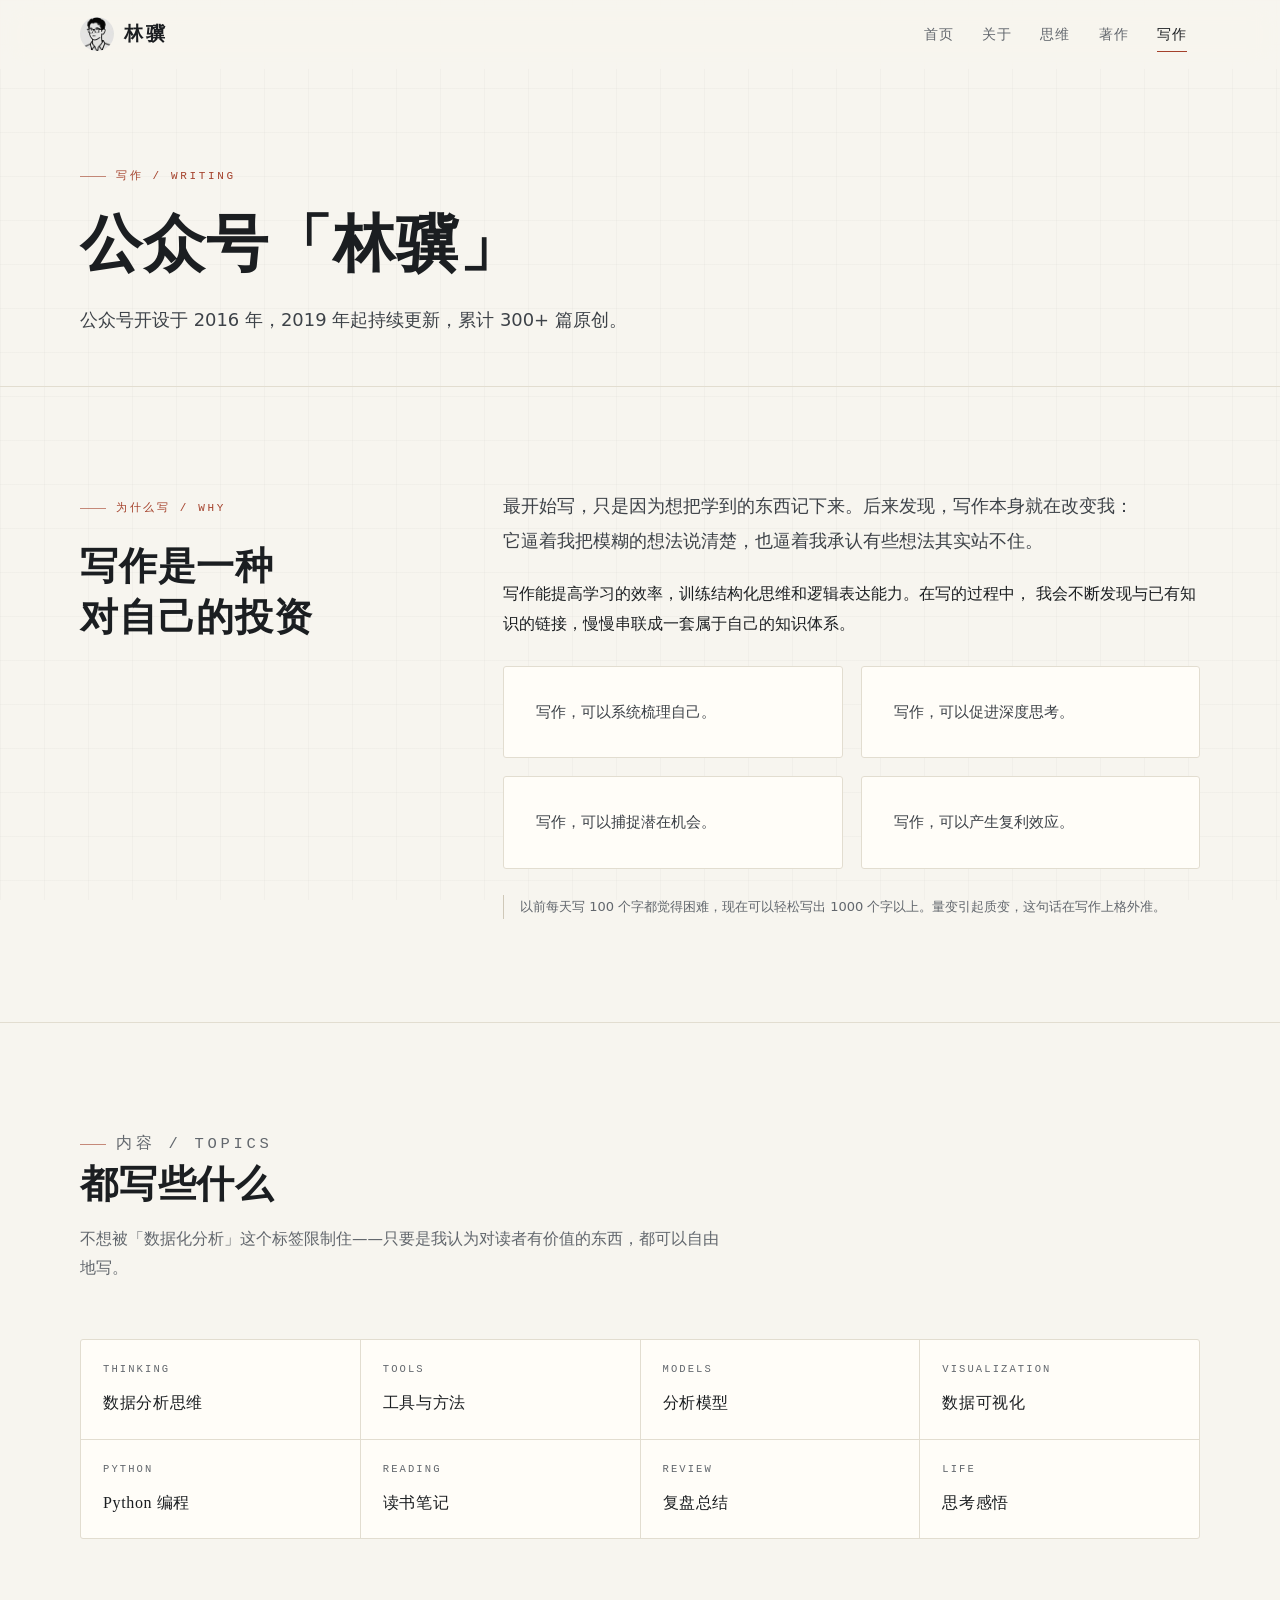
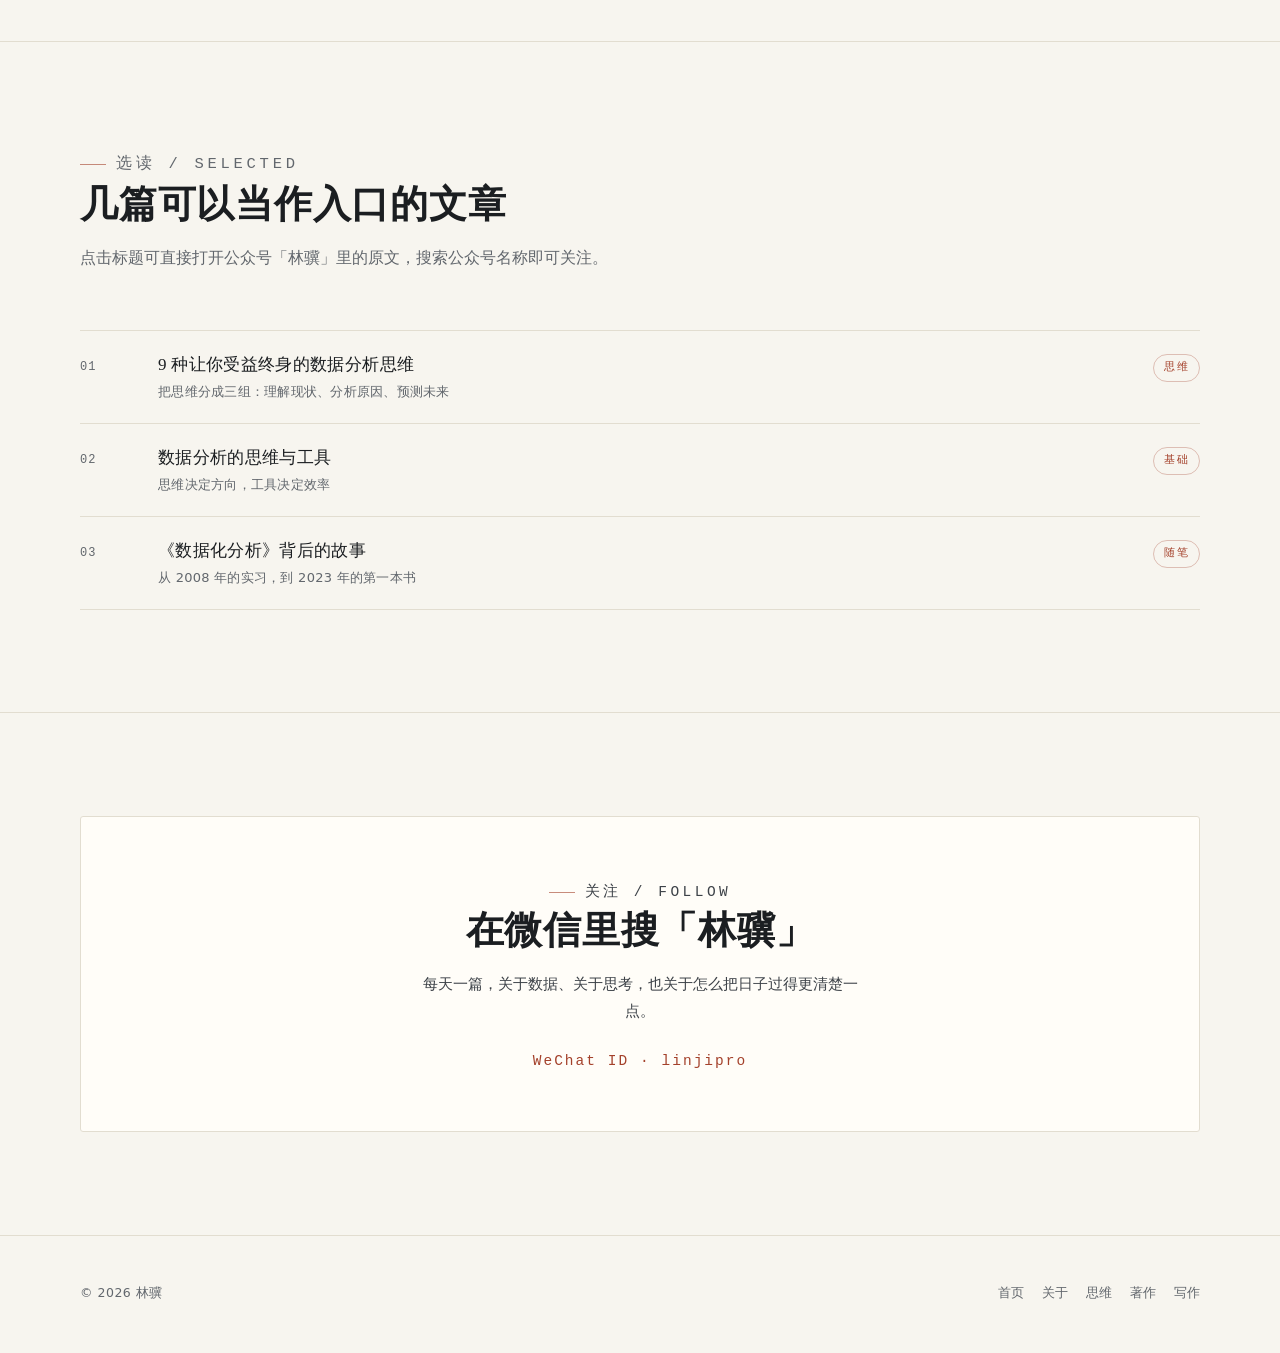
<file: writing.html>
<!doctype html>
<html lang="zh-CN">
  <head>
    <meta charset="UTF-8" />
    <meta name="viewport" content="width=device-width, initial-scale=1" />
    <title>林骥</title>
    <meta
      name="description"
      content="公众号「林骥」，2016 年开设，2019 年起持续更新，累计 300+ 篇原创。内容涵盖数据分析思维、工具、模型、数据可视化、Python 编程、读书与复盘。"
    />
    <link rel="canonical" href="https://linji.tech/writing.html" />
    <link rel="icon" href="assets/img/favicon.svg" type="image/svg+xml" />
    <meta property="og:type" content="article" />
    <meta property="og:title" content="林骥" />
    <meta property="og:description" content="写作是梳理自己，也是训练结构化思维与逻辑表达。" />
    <meta property="og:url" content="https://linji.tech/writing.html" />
    <meta name="theme-color" content="#f7f5ef" />
    <link rel="stylesheet" href="assets/css/style.css" />
  </head>
  <body>
    <a class="skip-link" href="#main">跳到正文</a>

    <header class="site-header">
      <div class="wrap header-inner">
        <a class="brand" href="index.html">
          <img class="brand-avatar" src="assets/img/avatar.jpg" width="34" height="34" alt="" />
          <span class="brand-name">林骥</span>
        </a>
        <button
          class="nav-toggle"
          aria-expanded="false"
          aria-controls="site-nav"
          aria-label="打开导航"
        >
          <span></span><span></span>
        </button>
        <nav class="nav" id="site-nav">
          <a href="index.html">首页</a>
          <a href="about.html">关于</a>
          <a href="thinking.html">思维</a>
          <a href="book.html">著作</a>
          <a href="writing.html" aria-current="page">写作</a>
        </nav>
      </div>
    </header>

    <main id="main">
      <section class="page-head">
        <div class="wrap">
          <p class="eyebrow reveal">写作 / Writing</p>
          <h1 class="reveal">公众号「林骥」</h1>
          <p class="lead reveal" data-delay="80">
            公众号开设于 2016 年，2019 年起持续更新，累计 300+ 篇原创。
          </p>
        </div>
      </section>

      <section class="section">
        <div class="wrap split">
          <div class="sticky-col reveal">
            <p class="eyebrow">为什么写 / Why</p>
            <h2>写作是一种<br />对自己的投资</h2>
          </div>
          <div class="reveal" data-delay="80">
            <p class="lead">
              最开始写，只是因为想把学到的东西记下来。后来发现，写作本身就在改变我：
              它逼着我把模糊的想法说清楚，也逼着我承认有些想法其实站不住。
            </p>
            <p>
              写作能提高学习的效率，训练结构化思维和逻辑表达能力。在写的过程中，
              我会不断发现与已有知识的链接，慢慢串联成一套属于自己的知识体系。
            </p>

            <div class="grid-2" style="margin-top: 26px">
              <div class="card">
                <p style="margin: 0">写作，可以系统梳理自己。</p>
              </div>
              <div class="card">
                <p style="margin: 0">写作，可以促进深度思考。</p>
              </div>
              <div class="card">
                <p style="margin: 0">写作，可以捕捉潜在机会。</p>
              </div>
              <div class="card">
                <p style="margin: 0">写作，可以产生复利效应。</p>
              </div>
            </div>

            <p class="note" style="margin-top: 26px">
              以前每天写 100 个字都觉得困难，现在可以轻松写出 1000
              个字以上。量变引起质变，这句话在写作上格外准。
            </p>
          </div>
        </div>
      </section>

      <!-- 内容方向 -->
      <section class="section">
        <div class="wrap">
          <div class="section-head reveal">
            <p class="eyebrow">内容 / Topics</p>
            <h2>都写些什么</h2>
            <p>
              不想被「数据化分析」这个标签限制住——只要是我认为对读者有价值的东西，都可以自由地写。
            </p>
          </div>

          <dl class="topics reveal">
            <div class="contact-cell">
              <dt>Thinking</dt>
              <dd style="font-size: 16px">数据分析思维</dd>
            </div>
            <div class="contact-cell">
              <dt>Tools</dt>
              <dd style="font-size: 16px">工具与方法</dd>
            </div>
            <div class="contact-cell">
              <dt>Models</dt>
              <dd style="font-size: 16px">分析模型</dd>
            </div>
            <div class="contact-cell">
              <dt>Visualization</dt>
              <dd style="font-size: 16px">数据可视化</dd>
            </div>
            <div class="contact-cell">
              <dt>Python</dt>
              <dd style="font-size: 16px">Python 编程</dd>
            </div>
            <div class="contact-cell">
              <dt>Reading</dt>
              <dd style="font-size: 16px">读书笔记</dd>
            </div>
            <div class="contact-cell">
              <dt>Review</dt>
              <dd style="font-size: 16px">复盘总结</dd>
            </div>
            <div class="contact-cell">
              <dt>Life</dt>
              <dd style="font-size: 16px">思考感悟</dd>
            </div>
          </dl>
        </div>
      </section>

      <!-- 代表文章 -->
      <section class="section">
        <div class="wrap">
          <div class="section-head reveal">
            <p class="eyebrow">选读 / Selected</p>
            <h2>几篇可以当作入口的文章</h2>
            <p>点击标题可直接打开公众号「林骥」里的原文，搜索公众号名称即可关注。</p>
          </div>

          <ul class="posts reveal">
            <li>
              <a
                class="post-row"
                href="https://mp.weixin.qq.com/s?__biz=MzA4ODE2OTIxMw==&mid=2653481030&idx=1&sn=abb43578e5634de6197bb441fad01c72#rd"
                target="_blank"
                rel="noopener"
              >
                <span class="idx">01</span>
                <span class="ttl"
                  >9 种让你受益终身的数据分析思维<span
                    >把思维分成三组：理解现状、分析原因、预测未来</span
                  ></span
                >
                <span class="tag">思维</span>
              </a>
            </li>
            <li>
              <a
                class="post-row"
                href="https://mp.weixin.qq.com/s?__biz=MzA4ODE2OTIxMw==&mid=2653474057&idx=1&sn=b5749ba9434f4a0671ac2f2038ee9445#rd"
                target="_blank"
                rel="noopener"
              >
                <span class="idx">02</span>
                <span class="ttl">数据分析的思维与工具<span>思维决定方向，工具决定效率</span></span>
                <span class="tag">基础</span>
              </a>
            </li>
            <li>
              <a
                class="post-row"
                href="https://mp.weixin.qq.com/s?__biz=MzA4ODE2OTIxMw==&mid=2653481526&idx=1&sn=ac2341c2770e87736b1a88d841b0c60a#rd"
                target="_blank"
                rel="noopener"
              >
                <span class="idx">03</span>
                <span class="ttl"
                  >《数据化分析》背后的故事<span>从 2008 年的实习，到 2023 年的第一本书</span></span
                >
                <span class="tag">随笔</span>
              </a>
            </li>
          </ul>
        </div>
      </section>

      <section class="section">
        <div class="wrap">
          <div class="card reveal" style="text-align: center; padding: clamp(34px, 5vw, 56px)">
            <p class="eyebrow" style="justify-content: center">关注 / Follow</p>
            <h2 style="margin-bottom: 14px">在微信里搜「林骥」</h2>
            <p class="muted" style="font-size: 14.5px; max-width: 30em; margin: 0 auto 24px">
              每天一篇，关于数据、关于思考，也关于怎么把日子过得更清楚一点。
            </p>
            <p class="mono small" style="color: var(--accent); letter-spacing: 0.14em">
              WeChat ID · linjipro
            </p>
          </div>
        </div>
      </section>
    </main>

    <footer class="site-footer">
      <div class="wrap footer-inner">
        <div class="footer-note">© <span id="year">2026</span> 林骥</div>
        <nav class="footer-nav">
          <a href="index.html">首页</a>
          <a href="about.html">关于</a>
          <a href="thinking.html">思维</a>
          <a href="book.html">著作</a>
          <a href="writing.html">写作</a>
        </nav>
      </div>
    </footer>

    <script src="assets/js/main.js"></script>
  </body>
</html>
</file>
<file: assets/css/style.css>
/* ============================================================
   林骥 · linji.tech
   浅色 · 理性克制 —— 纸张、墨色、赭红
   ============================================================ */

:root {
  --paper: #f7f5ef;
  --paper-2: #fffdf8;
  --ink: #1b1e21;
  --ink-2: #3d4248;
  --muted: #62676d;
  --line: #e2ddd0;
  --line-strong: #cfc8b8;
  --accent: #a4412b;
  --accent-ink: #8a3423;
  --accent-soft: rgba(164, 65, 43, 0.08);
  --teal: #2d5d57;
  --gold: #b0894a;

  --serif:
    "Songti SC", "Noto Serif SC", "Source Han Serif SC", "Source Han Serif CN", "STSong", "SimSun",
    Georgia, "Times New Roman", serif;
  --sans:
    -apple-system, BlinkMacSystemFont, "PingFang SC", "Hiragino Sans GB", "Microsoft YaHei",
    "Segoe UI", Roboto, system-ui, sans-serif;
  --mono: "SF Mono", "JetBrains Mono", ui-monospace, Menlo, Consolas, monospace;

  --wrap: 1120px;
  --radius: 3px;
}

*,
*::before,
*::after {
  box-sizing: border-box;
}

html {
  -webkit-text-size-adjust: 100%;
  scroll-behavior: smooth;
}

body {
  margin: 0;
  background: var(--paper);
  color: var(--ink);
  font-family: var(--sans);
  font-size: 16px;
  line-height: 1.9;
  -webkit-font-smoothing: antialiased;
  -moz-osx-font-smoothing: grayscale;
  position: relative;
}

/* 极淡的坐标纸纹理 */
body::before {
  content: "";
  position: fixed;
  inset: 0;
  z-index: 0;
  pointer-events: none;
  background-image:
    linear-gradient(to right, rgba(27, 30, 33, 0.045) 1px, transparent 1px),
    linear-gradient(to bottom, rgba(27, 30, 33, 0.045) 1px, transparent 1px);
  background-size: 44px 44px;
  opacity: 0.55;
}

main,
.site-header,
.site-footer {
  position: relative;
  z-index: 1;
}

::selection {
  background: rgba(164, 65, 43, 0.16);
}

a {
  color: inherit;
  text-decoration: none;
}

img,
svg {
  max-width: 100%;
}

:focus-visible {
  outline: 2px solid var(--accent);
  outline-offset: 3px;
}

.wrap {
  width: min(var(--wrap), calc(100% - 48px));
  margin-inline: auto;
}

.skip-link {
  position: absolute;
  left: -9999px;
  top: 0;
  background: var(--ink);
  color: var(--paper);
  padding: 10px 16px;
  z-index: 99;
}

.skip-link:focus {
  left: 16px;
  top: 16px;
}

/* ------------------------------ 页头 ------------------------------ */

.site-header {
  position: sticky;
  top: 0;
  z-index: 20;
  background: rgba(247, 245, 239, 0.86);
  -webkit-backdrop-filter: saturate(180%) blur(14px);
  backdrop-filter: saturate(180%) blur(14px);
  border-bottom: 1px solid transparent;
  transition:
    border-color 0.3s ease,
    box-shadow 0.3s ease,
    background 0.3s ease;
}

.site-header.is-scrolled {
  border-bottom-color: var(--line);
  box-shadow: 0 8px 24px -18px rgba(27, 30, 33, 0.5);
  background: rgba(247, 245, 239, 0.94);
}

.header-inner {
  display: flex;
  align-items: center;
  justify-content: space-between;
  gap: 24px;
  min-height: 68px;
}

.brand {
  display: inline-flex;
  align-items: center;
  gap: 10px;
  flex-shrink: 0;
}

.brand-avatar {
  display: block;
  border-radius: 50%;
  object-fit: cover;
}

.brand-name {
  font-family: var(--serif);
  font-size: 19px;
  font-weight: 600;
  letter-spacing: 0.14em;
}

.nav {
  display: flex;
  align-items: center;
  gap: 2px;
}

.nav a {
  position: relative;
  font-size: 14px;
  letter-spacing: 0.08em;
  color: var(--muted);
  padding: 8px 13px;
  transition: color 0.2s ease;
}

.nav a::after {
  content: "";
  position: absolute;
  left: 13px;
  right: 13px;
  bottom: 3px;
  height: 1px;
  background: var(--accent);
  transform: scaleX(0);
  transform-origin: left;
  transition: transform 0.28s cubic-bezier(0.2, 0.7, 0.3, 1);
}

.nav a:hover {
  color: var(--ink);
}

.nav a:hover::after,
.nav a[aria-current="page"]::after {
  transform: scaleX(1);
}

.nav a[aria-current="page"] {
  color: var(--ink);
}

.nav-toggle {
  display: none;
  width: 40px;
  height: 40px;
  padding: 0;
  border: 1px solid var(--line);
  border-radius: var(--radius);
  background: transparent;
  cursor: pointer;
  align-items: center;
  justify-content: center;
  flex-direction: column;
  gap: 5px;
}

.nav-toggle span {
  display: block;
  width: 16px;
  height: 1px;
  background: var(--ink);
  transition:
    transform 0.25s ease,
    opacity 0.25s ease;
}

.nav-toggle[aria-expanded="true"] span:first-child {
  transform: translateY(3px) rotate(45deg);
}

.nav-toggle[aria-expanded="true"] span:last-child {
  transform: translateY(-3px) rotate(-45deg);
}

@media (max-width: 860px) {
  .has-nav-toggle .nav-toggle {
    display: flex;
  }

  .header-inner:not(.has-nav-toggle) .nav {
    flex-wrap: wrap;
    justify-content: flex-end;
  }

  .header-inner:not(.has-nav-toggle) .nav a {
    padding-inline: 8px;
  }

  .has-nav-toggle .nav {
    position: absolute;
    top: 100%;
    left: 0;
    right: 0;
    flex-direction: column;
    align-items: stretch;
    gap: 0;
    padding: 8px 24px 20px;
    background: rgba(247, 245, 239, 0.98);
    -webkit-backdrop-filter: blur(14px);
    backdrop-filter: blur(14px);
    border-bottom: 1px solid var(--line);
    display: none;
  }

  .nav.is-open {
    display: flex;
  }

  .nav a {
    padding: 12px 0;
    border-bottom: 1px solid var(--line);
    font-size: 15px;
  }

  .nav a::after {
    left: 0;
    right: auto;
    width: 22px;
    bottom: 8px;
  }
}

/* ------------------------------ 排版基元 ------------------------------ */

.eyebrow {
  display: inline-flex;
  align-items: center;
  gap: 10px;
  font-family: var(--mono);
  font-size: 11px;
  letter-spacing: 0.24em;
  text-transform: uppercase;
  color: var(--accent);
  margin: 0 0 22px;
}

.eyebrow::before {
  content: "";
  width: 26px;
  height: 1px;
  background: var(--accent);
  opacity: 0.6;
}

h1,
h2,
h3,
h4 {
  font-family: var(--serif);
  font-weight: 600;
  line-height: 1.35;
  letter-spacing: 0.02em;
  margin: 0;
  text-wrap: balance;
}

h2 {
  font-size: clamp(26px, 3.6vw, 38px);
}

h3 {
  font-size: clamp(18px, 2vw, 21px);
}

p {
  margin: 0 0 1.1em;
}

p:last-child {
  margin-bottom: 0;
}

.lead {
  font-size: clamp(16px, 1.4vw, 18px);
  line-height: 1.95;
  color: var(--ink-2);
  max-width: 36em;
}

.muted {
  color: var(--muted);
}

.small {
  font-size: 13.5px;
  line-height: 1.85;
}

.mono {
  font-family: var(--mono);
}

.accent {
  color: var(--accent);
}

.rule {
  height: 1px;
  background: var(--line);
  border: 0;
  margin: 0;
}

/* ------------------------------ 按钮 ------------------------------ */

.btn {
  display: inline-flex;
  align-items: center;
  gap: 9px;
  padding: 12px 22px;
  font-size: 14px;
  letter-spacing: 0.06em;
  border-radius: var(--radius);
  border: 1px solid var(--ink);
  background: var(--ink);
  color: var(--paper);
  transition:
    transform 0.2s ease,
    background 0.2s ease,
    color 0.2s ease,
    border-color 0.2s ease;
}

.btn:hover {
  background: var(--accent);
  border-color: var(--accent);
  transform: translateY(-1px);
}

.btn .arrow {
  transition: transform 0.25s ease;
}

.btn:hover .arrow {
  transform: translateX(3px);
}

.btn-ghost {
  background: transparent;
  color: var(--ink);
  border-color: var(--line-strong);
}

.btn-ghost:hover {
  background: transparent;
  color: var(--accent);
  border-color: var(--accent);
}

.btn-row {
  display: flex;
  flex-wrap: wrap;
  gap: 12px;
  margin-top: 32px;
}

.text-link {
  display: inline-flex;
  align-items: center;
  gap: 7px;
  font-size: 14px;
  letter-spacing: 0.05em;
  color: var(--accent);
  border-bottom: 1px solid rgba(164, 65, 43, 0.28);
  padding-bottom: 2px;
  transition:
    border-color 0.2s ease,
    gap 0.2s ease;
}

.text-link:hover {
  border-bottom-color: var(--accent);
  gap: 11px;
}

/* ------------------------------ 首屏 ------------------------------ */

.hero {
  padding: clamp(56px, 8vw, 108px) 0 clamp(48px, 7vw, 88px);
}

.hero h1 {
  font-size: clamp(58px, 11vw, 116px);
  line-height: 0.98;
  letter-spacing: 0.04em;
  margin: 0 0 26px;
}

/* 数据条 */
.stats {
  display: grid;
  grid-template-columns: repeat(4, minmax(0, 1fr));
  gap: 0;
  margin-top: clamp(40px, 6vw, 72px);
  border-top: 1px solid var(--line);
  border-bottom: 1px solid var(--line);
}

/* 三格版：按实际条目数等分，避免末尾留出空格 */
.stats.stats-3 {
  grid-template-columns: repeat(3, minmax(0, 1fr));
}

.stat {
  padding: 26px 22px 24px 0;
  border-right: 1px solid var(--line);
}

.stat:last-child {
  border-right: 0;
}

.stat-num {
  font-family: var(--mono);
  font-size: clamp(22px, 2.8vw, 30px);
  letter-spacing: 0.02em;
  color: var(--ink);
  line-height: 1.2;
  display: block;
}

.stat-num .unit {
  font-size: 0.62em;
  color: var(--accent);
  margin-left: 2px;
}

.stat-label {
  display: block;
  margin-top: 6px;
  font-size: 12.5px;
  letter-spacing: 0.08em;
  color: var(--muted);
}

@media (max-width: 900px) {
  .stats {
    grid-template-columns: repeat(2, minmax(0, 1fr));
  }

  .stat {
    border-bottom: 1px solid var(--line);
    padding-right: 16px;
  }

  .stat:nth-child(2n) {
    border-right: 0;
    padding-left: 18px;
  }

  .stat:nth-last-child(-n + 2) {
    border-bottom: 0;
  }

  /* 三格版在窄屏仍是两列，第三格独占末行 */
  .stats.stats-3 {
    grid-template-columns: repeat(2, minmax(0, 1fr));
  }

  .stats-3 .stat:nth-child(2) {
    border-bottom: 1px solid var(--line);
  }

  .stats-3 .stat:nth-child(3) {
    border-right: 0;
  }
}

/* ------------------------------ 区块 ------------------------------ */

.section {
  padding: clamp(60px, 8vw, 108px) 0;
  border-top: 1px solid var(--line);
}

.section-head {
  margin-bottom: clamp(32px, 4.5vw, 56px);
  max-width: 40em;
}

.section-head h2 {
  margin-bottom: 14px;
}

.section-head p {
  color: var(--muted);
  font-size: 15.5px;
  margin: 0;
}

.split {
  display: grid;
  grid-template-columns: minmax(0, 0.34fr) minmax(0, 0.66fr);
  gap: clamp(28px, 5vw, 64px);
  align-items: start;
}

@media (max-width: 860px) {
  .split {
    grid-template-columns: 1fr;
    gap: 24px;
  }
}

.sticky-col {
  position: sticky;
  top: 100px;
}

@media (max-width: 860px) {
  .sticky-col {
    position: static;
  }
}

/* 引文 */
.quote {
  margin: 0;
  padding: 30px 34px;
  background: var(--paper-2);
  border: 1px solid var(--line);
  border-left: 2px solid var(--accent);
  border-radius: var(--radius);
}

.quote p {
  font-family: var(--serif);
  font-size: clamp(17px, 1.75vw, 20px);
  line-height: 1.95;
  letter-spacing: 0.03em;
  color: var(--ink);
}

.quote cite {
  display: block;
  margin-top: 14px;
  font-family: var(--sans);
  font-style: normal;
  font-size: 12.5px;
  letter-spacing: 0.1em;
  color: var(--muted);
}

/* 卡片 */
.card {
  background: var(--paper-2);
  border: 1px solid var(--line);
  border-radius: var(--radius);
  padding: clamp(22px, 2.6vw, 32px);
  transition:
    border-color 0.25s ease,
    transform 0.25s ease,
    box-shadow 0.25s ease;
}

a.card:hover,
.card.is-hover:hover {
  border-color: var(--line-strong);
  transform: translateY(-3px);
  box-shadow: 0 18px 40px -32px rgba(27, 30, 33, 0.55);
}

.card-title {
  font-family: var(--serif);
  font-size: 19px;
  letter-spacing: 0.03em;
  margin: 0 0 8px;
}

.card p {
  font-size: 14.5px;
  line-height: 1.85;
  color: var(--ink-2);
  margin: 0;
}

.grid-3 {
  display: grid;
  grid-template-columns: repeat(3, minmax(0, 1fr));
  gap: 18px;
}

.grid-2 {
  display: grid;
  grid-template-columns: repeat(2, minmax(0, 1fr));
  gap: 18px;
}

@media (max-width: 900px) {
  .grid-3 {
    grid-template-columns: 1fr;
  }
}

@media (max-width: 700px) {
  .grid-2 {
    grid-template-columns: 1fr;
  }
}

/* 编号小标 */
.num-tag {
  display: inline-block;
  font-family: var(--mono);
  font-size: 11px;
  letter-spacing: 0.16em;
  color: var(--accent);
  margin-bottom: 12px;
}

/* 公式带 */
.formula {
  display: flex;
  flex-wrap: wrap;
  align-items: center;
  justify-content: center;
  gap: clamp(10px, 2vw, 26px);
  padding: clamp(28px, 4vw, 46px) 20px;
  background: var(--paper-2);
  border: 1px solid var(--line);
  border-radius: var(--radius);
  font-family: var(--mono);
  font-size: clamp(17px, 3vw, 30px);
  letter-spacing: 0.06em;
  text-align: center;
}

.formula .op {
  color: var(--muted);
  font-size: 0.8em;
}

.formula .g-term {
  color: var(--ink);
}

.formula .g-term em {
  display: block;
  font-family: var(--sans);
  font-style: normal;
  font-size: 11px;
  letter-spacing: 0.16em;
  color: var(--muted);
  margin-top: 6px;
}

/* ------------------------------ 时间线 ------------------------------ */

.tl {
  list-style: none;
  margin: 0;
  padding: 0;
}

.tl li {
  position: relative;
  display: grid;
  grid-template-columns: 88px minmax(0, 1fr);
  column-gap: 34px;
  padding-bottom: 40px;
}

.tl li:last-child {
  padding-bottom: 0;
}

.tl li::before {
  content: "";
  position: absolute;
  left: 101px;
  top: 12px;
  bottom: 2px;
  width: 1px;
  background: var(--line-strong);
}

.tl li:last-child::before {
  display: none;
}

.tl li::after {
  content: "";
  position: absolute;
  left: 97px;
  top: 8px;
  width: 9px;
  height: 9px;
  border-radius: 50%;
  background: var(--paper);
  border: 1.5px solid var(--accent);
}

.tl-year {
  font-family: var(--mono);
  font-size: 14px;
  letter-spacing: 0.06em;
  color: var(--accent);
  padding-top: 2px;
}

.tl-body h3 {
  font-size: 18px;
  margin-bottom: 6px;
}

.tl-body p {
  font-size: 14.5px;
  line-height: 1.85;
  color: var(--ink-2);
  margin: 0;
}

@media (max-width: 560px) {
  .tl li {
    grid-template-columns: 1fr;
    row-gap: 6px;
    padding-left: 22px;
  }

  .tl li::before {
    left: 4px;
  }

  .tl li::after {
    left: 0;
  }

  .tl-year {
    padding-top: 0;
  }
}

/* ------------------------------ 著作 ------------------------------ */

.book-wrap {
  display: grid;
  grid-template-columns: minmax(0, 0.36fr) minmax(0, 0.64fr);
  gap: clamp(30px, 5vw, 64px);
  align-items: center;
}

@media (max-width: 820px) {
  .book-wrap {
    grid-template-columns: 1fr;
  }
}

.book-figure {
  margin: 0;
  width: min(330px, 100%);
  justify-self: center;
  /* 供 multiply 混合的底色，等于页面纸色 */
  background: var(--paper);
}

.book-figure img {
  display: block;
  width: 100%;
  height: auto;
  /* 封面图自带纯白背景，用正片叠底融进纸色页面 */
  mix-blend-mode: multiply;
  transition: transform 0.4s cubic-bezier(0.2, 0.7, 0.3, 1);
}

.book-figure:hover img {
  transform: translateY(-5px);
}

/* 信息表 */
.spec {
  width: 100%;
  border-collapse: collapse;
  font-size: 14px;
}

.spec th,
.spec td {
  text-align: left;
  padding: 13px 0;
  border-bottom: 1px solid var(--line);
  vertical-align: top;
}

.spec th {
  width: 96px;
  font-weight: 400;
  color: var(--muted);
  letter-spacing: 0.08em;
  font-size: 12.5px;
  white-space: nowrap;
}

.spec td {
  color: var(--ink);
}

/* ------------------------------ 文章列表 ------------------------------ */

.posts {
  list-style: none;
  margin: 0;
  padding: 0;
  border-top: 1px solid var(--line);
}

.posts li {
  display: grid;
  grid-template-columns: 58px minmax(0, 1fr) auto;
  gap: 20px;
  align-items: baseline;
  padding: 20px 0;
  border-bottom: 1px solid var(--line);
  transition:
    padding-left 0.25s ease,
    background 0.25s ease;
}

.posts li:hover {
  padding-left: 8px;
  background: linear-gradient(90deg, var(--accent-soft), transparent 70%);
}

/* 整行可点：外层用 display:contents 让 a 的子孙直接参与 li 的网格，
   不改变行距与对齐，只在 hover 时改变标题颜色 */
.posts .post-row {
  display: contents;
  color: inherit;
}

.posts a.post-row {
  cursor: pointer;
}

.posts a.post-row .ttl {
  transition: color 0.25s ease;
}

.posts a.post-row:hover .ttl {
  color: var(--accent);
}

.posts a.post-row:focus-visible .ttl {
  outline: 2px solid var(--accent);
  outline-offset: 4px;
  border-radius: 2px;
}

.posts .idx {
  font-family: var(--mono);
  font-size: 12px;
  color: var(--muted);
  letter-spacing: 0.08em;
}

.posts .ttl {
  font-family: var(--serif);
  font-size: 17px;
  letter-spacing: 0.02em;
  line-height: 1.6;
}

.posts .ttl span {
  display: block;
  font-family: var(--sans);
  font-size: 13px;
  color: var(--muted);
  margin-top: 4px;
  letter-spacing: 0.02em;
}

.posts .tag {
  font-family: var(--mono);
  font-size: 10.5px;
  letter-spacing: 0.14em;
  color: var(--accent);
  border: 1px solid rgba(164, 65, 43, 0.3);
  border-radius: 999px;
  padding: 3px 10px;
  white-space: nowrap;
}

@media (max-width: 560px) {
  .posts li {
    grid-template-columns: 34px minmax(0, 1fr);
    row-gap: 6px;
  }

  .posts .tag {
    grid-column: 2;
    justify-self: start;
  }
}

/* ------------------------------ 思维体系 ------------------------------ */

.group {
  border: 1px solid var(--line);
  border-radius: var(--radius);
  background: var(--paper-2);
  padding: clamp(22px, 2.6vw, 30px);
  display: flex;
  flex-direction: column;
  transition:
    border-color 0.25s ease,
    box-shadow 0.25s ease,
    transform 0.25s ease;
}

.group:hover {
  transform: translateY(-3px);
  border-color: var(--line-strong);
  box-shadow: 0 18px 40px -32px rgba(27, 30, 33, 0.5);
}

.group-code {
  font-family: var(--mono);
  font-size: 26px;
  letter-spacing: 0.24em;
  color: var(--accent);
  line-height: 1;
  margin-bottom: 14px;
}

.group-cn {
  font-family: var(--serif);
  font-size: 18px;
  letter-spacing: 0.06em;
  margin: 0 0 6px;
}

.group-desc {
  font-size: 13.5px;
  color: var(--muted);
  margin: 0 0 20px;
  padding-bottom: 18px;
  border-bottom: 1px solid var(--line);
}

.group-list {
  list-style: none;
  margin: 0;
  padding: 0;
  display: grid;
  gap: 14px;
}

.group-list li {
  display: grid;
  grid-template-columns: 22px minmax(0, 1fr);
  gap: 10px;
}

.group-list .n {
  font-family: var(--mono);
  font-size: 11px;
  color: var(--muted);
  padding-top: 4px;
}

.group-list b {
  display: block;
  font-weight: 600;
  font-size: 14.5px;
  letter-spacing: 0.04em;
}

.group-list .en {
  font-family: var(--mono);
  font-size: 10px;
  letter-spacing: 0.08em;
  color: var(--muted);
  text-transform: uppercase;
}

.group-list p {
  font-size: 13px;
  line-height: 1.75;
  color: var(--ink-2);
  margin: 3px 0 0;
}

/* 价值阶梯 */
.ladder {
  display: grid;
  grid-template-columns: repeat(4, minmax(0, 1fr));
  align-items: end;
  gap: 12px;
  margin-top: 8px;
}

.ladder-step {
  text-align: center;
}

.ladder-bar {
  background: linear-gradient(180deg, rgba(164, 65, 43, 0.16), rgba(164, 65, 43, 0.06));
  border: 1px solid rgba(164, 65, 43, 0.22);
  border-bottom: 0;
  border-radius: 2px 2px 0 0;
  margin-bottom: 0;
  display: flex;
  align-items: flex-start;
  justify-content: center;
  padding-top: 12px;
  font-family: var(--serif);
  font-size: 17px;
  letter-spacing: 0.1em;
  color: var(--ink);
}

.ladder-step:nth-child(1) .ladder-bar {
  height: 84px;
  opacity: 0.55;
}

.ladder-step:nth-child(2) .ladder-bar {
  height: 118px;
  opacity: 0.7;
}

.ladder-step:nth-child(3) .ladder-bar {
  height: 152px;
  opacity: 0.85;
}

.ladder-step:nth-child(4) .ladder-bar {
  height: 186px;
}

.ladder-step small {
  display: block;
  padding-top: 10px;
  border-top: 1px solid var(--line-strong);
  font-size: 11.5px;
  color: var(--muted);
  letter-spacing: 0.06em;
}

@media (max-width: 700px) {
  .ladder {
    grid-template-columns: repeat(2, minmax(0, 1fr));
    row-gap: 26px;
  }
}

/* ------------------------------ 联系 ------------------------------ */

.contact-grid {
  display: grid;
  grid-template-columns: repeat(auto-fit, minmax(220px, 1fr));
  gap: 1px;
  background: var(--line);
  border: 1px solid var(--line);
  border-radius: var(--radius);
  overflow: hidden;
}

/* 只剩一格时收窄，避免拉成一条空荡荡的横带 */
.contact-grid-single {
  width: min(300px, 100%);
  grid-template-columns: minmax(0, 1fr);
}

.contact-cell {
  background: var(--paper-2);
  padding: 22px 24px;
}

.contact-cell dt {
  font-family: var(--mono);
  font-size: 10.5px;
  letter-spacing: 0.2em;
  text-transform: uppercase;
  color: var(--muted);
  margin-bottom: 8px;
}

.contact-cell dd {
  margin: 0;
  font-family: var(--serif);
  font-size: 17px;
  letter-spacing: 0.04em;
}

/* ------------------------------ 页脚 ------------------------------ */

.site-footer {
  border-top: 1px solid var(--line);
  padding: 44px 0 48px;
  margin-top: 0;
}

.footer-inner {
  display: flex;
  flex-wrap: wrap;
  justify-content: space-between;
  gap: 20px;
  align-items: baseline;
}

.footer-note {
  font-size: 12.5px;
  color: var(--muted);
  letter-spacing: 0.04em;
  line-height: 2;
}

.footer-nav {
  display: flex;
  flex-wrap: wrap;
  gap: 18px;
  font-size: 13px;
  color: var(--muted);
}

.footer-nav a:hover {
  color: var(--accent);
}

/* ------------------------------ 动效 ------------------------------ */

.reveal.is-in {
  animation: reveal 0.5s ease-out;
}

@keyframes reveal {
  from {
    opacity: 0.65;
    transform: translateY(6px);
  }
}

@media (prefers-reduced-motion: reduce) {
  html {
    scroll-behavior: auto;
  }

  .reveal.is-in {
    animation: none;
  }

  .book {
    transform: none;
  }

  * {
    animation-duration: 0.001ms !important;
    transition-duration: 0.001ms !important;
  }
}

/* ------------------------------ 补充：思维条目 ------------------------------ */

section[id] {
  scroll-margin-top: 88px;
}

.stack {
  display: grid;
  gap: 18px;
}

.think-head {
  display: flex;
  align-items: baseline;
  gap: 12px;
  flex-wrap: wrap;
  margin-bottom: 10px;
}

.think-head .num-tag {
  margin-bottom: 0;
}

.think-head .card-title {
  margin: 0;
}

.think-en {
  margin-left: auto;
  font-family: var(--mono);
  font-size: 10px;
  letter-spacing: 0.14em;
  text-transform: uppercase;
  color: var(--muted);
}

/* ------------------------------ 补充：书目列表 ------------------------------ */

.toc {
  list-style: none;
  margin: 0;
  padding: 0;
  counter-reset: part;
}

.toc li {
  counter-increment: part;
  display: grid;
  grid-template-columns: 30px minmax(0, 1fr);
  gap: 16px;
  padding: 18px 0;
  border-bottom: 1px solid var(--line);
}

.toc li::before {
  content: counter(part, decimal-leading-zero);
  font-family: var(--mono);
  font-size: 11px;
  color: var(--muted);
  padding-top: 5px;
}

.toc b {
  display: block;
  font-family: var(--serif);
  font-size: 16.5px;
  letter-spacing: 0.04em;
  font-weight: 600;
}

.toc span {
  display: block;
  font-size: 13.5px;
  color: var(--muted);
  margin-top: 3px;
}

/* ------------------------------ 补充：页面小标题 ------------------------------ */

.page-head {
  padding: clamp(48px, 7vw, 88px) 0 clamp(32px, 4vw, 48px);
}

.page-head h1 {
  font-size: clamp(36px, 5.6vw, 62px);
  line-height: 1.16;
  margin-bottom: 22px;
}

.note {
  font-size: 13px;
  color: var(--muted);
  line-height: 1.85;
  border-left: 1px solid var(--line-strong);
  padding-left: 16px;
  margin: 0;
}

/* ------------------------------ 补充：主题格（固定 4 列，避免末行留空） ------------------------------ */

.topics {
  display: grid;
  grid-template-columns: repeat(4, minmax(0, 1fr));
  gap: 1px;
  background: var(--line);
  border: 1px solid var(--line);
  border-radius: var(--radius);
  overflow: hidden;
  margin: 0;
}

.topics .contact-cell {
  padding: 20px 22px;
}

/* ------------------------------ 首页 ------------------------------ */

.home-hero {
  display: grid;
  grid-template-columns: minmax(0, 1.25fr) minmax(0, 0.85fr);
  align-items: center;
  gap: clamp(32px, 7vw, 96px);
  padding-block: clamp(54px, 8vw, 112px);
}

.home-label {
  color: var(--accent-ink);
  font-size: 0.875rem;
  font-weight: 600;
  letter-spacing: 0.06em;
  margin-bottom: 14px;
}

.home-intro h1 {
  font-size: clamp(1.9rem, 4.8vw, 4.125rem);
  letter-spacing: 0;
  line-height: 1.18;
  text-wrap: initial;
  margin-bottom: 22px;
}

.home-intro .lead {
  max-width: 28em;
}

.home-framework {
  background: var(--ink);
  color: var(--paper-2);
  padding: clamp(22px, 3vw, 36px);
  border-top: 3px solid var(--accent);
  border-radius: var(--radius);
}

.framework-code {
  color: #f1ad97;
  font-family: var(--mono);
  font-size: 0.875rem;
  letter-spacing: 0.18em;
  margin-bottom: 2px;
}

.home-framework h2 {
  font-size: clamp(1.5rem, 2.5vw, 2rem);
  margin-bottom: 20px;
}

.framework-links,
.home-articles {
  list-style: none;
  margin: 0;
  padding: 0;
}

.framework-links li {
  border-top: 1px solid #4c4947;
}

.framework-links a {
  display: grid;
  grid-template-columns: 3em minmax(0, 1fr);
  align-items: baseline;
  gap: 12px;
  padding-block: 12px;
}

.framework-links a:hover strong {
  text-decoration: underline;
  text-underline-offset: 4px;
}

.framework-links a:focus-visible {
  outline-color: #f1ad97;
}

.framework-step {
  color: #f1ad97;
  font-family: var(--mono);
  font-size: 0.875rem;
  letter-spacing: 0.08em;
}

.framework-links small,
.home-articles span {
  display: block;
  font-size: 0.875rem;
}

.framework-links small {
  color: #d2ccc3;
}

.home-section {
  border-top: 1px solid var(--line);
  padding-block: clamp(40px, 6vw, 76px);
}

.home-section h2 {
  margin-bottom: clamp(20px, 3vw, 34px);
}

.home-featured,
.home-about {
  display: grid;
  grid-template-columns: repeat(2, minmax(0, 1fr));
  gap: clamp(28px, 4.5vw, 60px);
}

.home-book {
  display: grid;
  grid-template-columns: minmax(0, 0.8fr) minmax(0, 1.2fr);
  gap: 18px;
  align-items: center;
  align-self: start;
  background: var(--paper-2);
  border: 1px solid var(--line);
  border-radius: var(--radius);
  padding: clamp(16px, 2.5vw, 30px);
}

.home-book .book-figure {
  background: var(--paper-2);
}

.home-book h3,
.home-writing h3,
.home-about h3 {
  font-size: 1.375rem;
  margin-bottom: 12px;
}

.home-book p:not(.home-label),
.home-about p {
  color: var(--ink-2);
}

.home-articles {
  border-top: 1px solid var(--line);
}

.home-articles a {
  display: block;
  border-bottom: 1px solid var(--line);
  padding-block: 10px;
}

.home-articles a:hover strong {
  color: var(--accent-ink);
  text-decoration: underline;
  text-underline-offset: 4px;
}

.home-articles span {
  color: var(--muted);
}

.home-about {
  align-items: start;
}

.home-about h2 {
  margin-bottom: 12px;
}

.home-about > div:last-child {
  border-left: 1px solid var(--line-strong);
  padding-left: clamp(18px, 3vw, 34px);
}

@media (max-width: 860px) {
  .home-hero,
  .home-featured {
    grid-template-columns: minmax(0, 1fr);
  }

  .home-intro h1 {
    font-size: clamp(1.9rem, 7.3vw, 3.75rem);
  }
}

@media (max-width: 520px) {
  .home-about {
    grid-template-columns: minmax(0, 1fr);
  }

  .home-book {
    grid-template-columns: minmax(0, 0.7fr) minmax(0, 1.3fr);
    gap: 12px;
  }
}

@media (max-width: 820px) {
  .topics {
    grid-template-columns: repeat(2, minmax(0, 1fr));
  }
}
</file>
